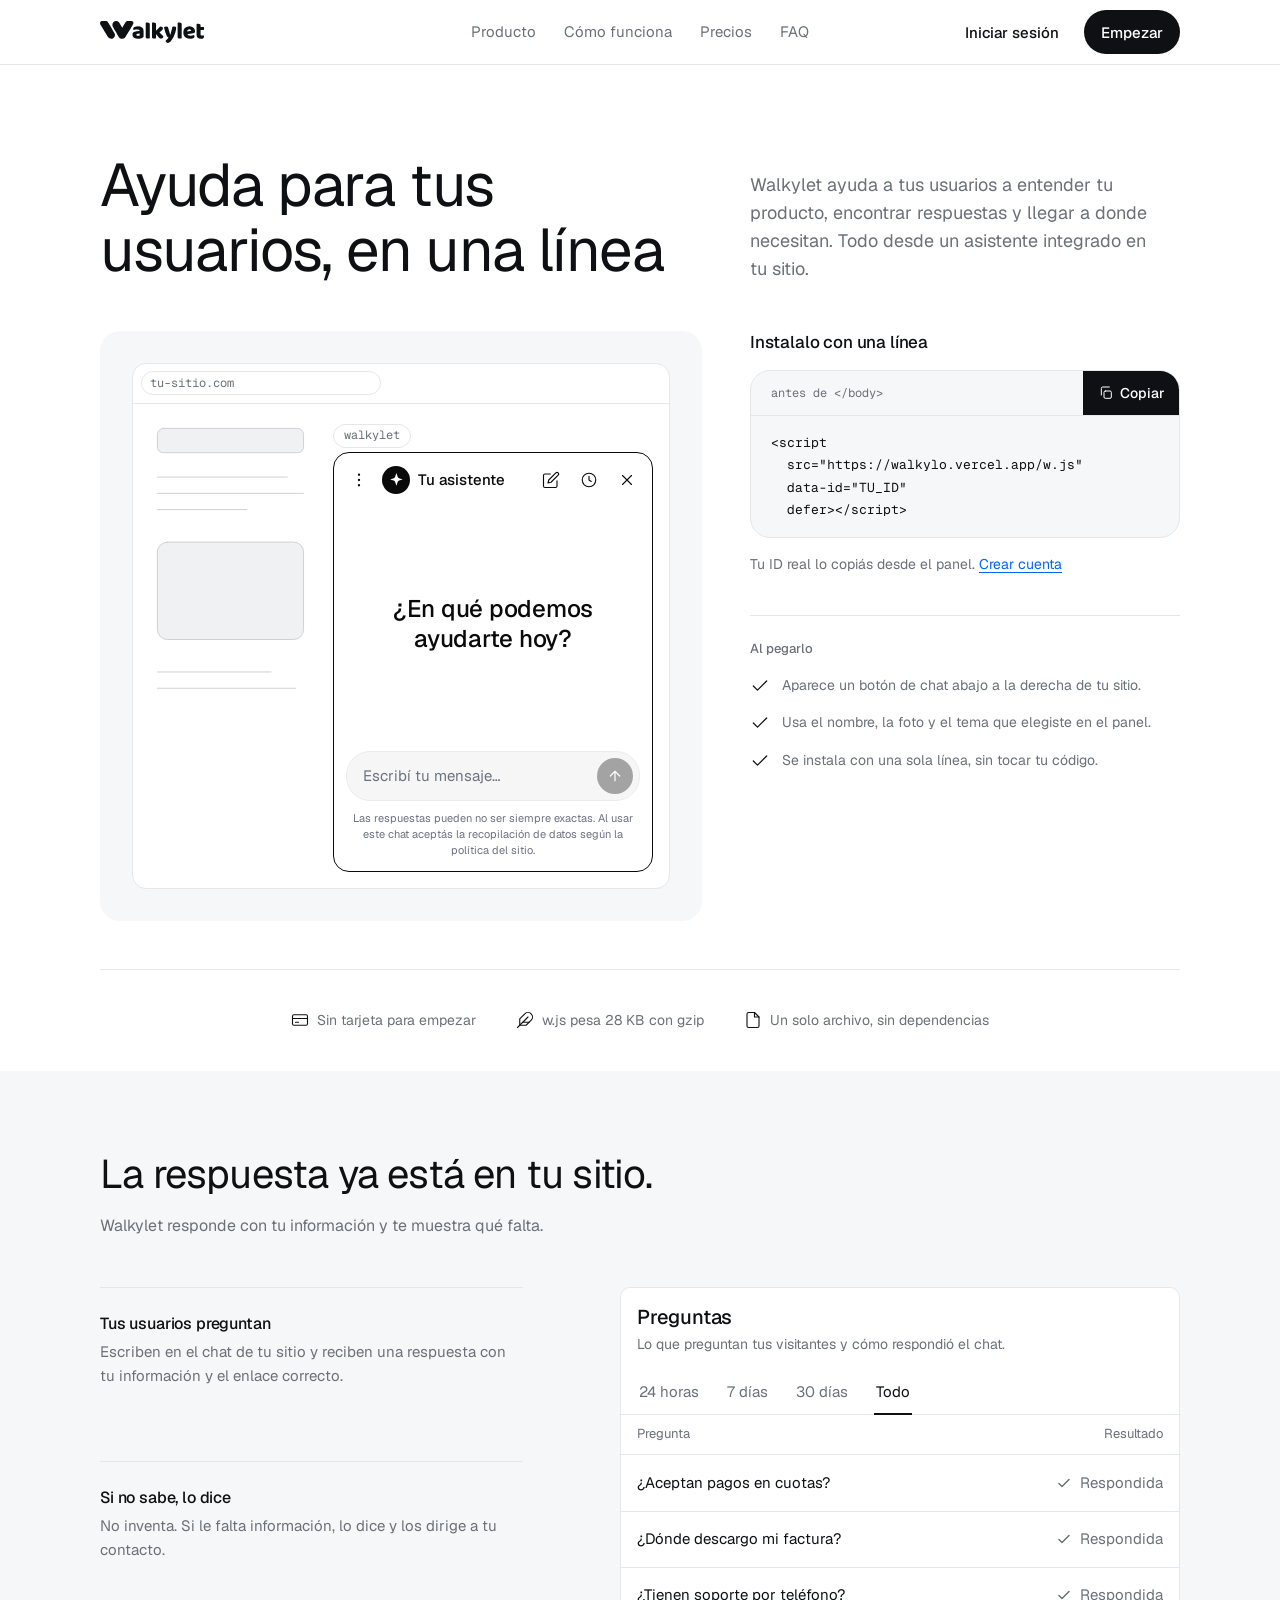
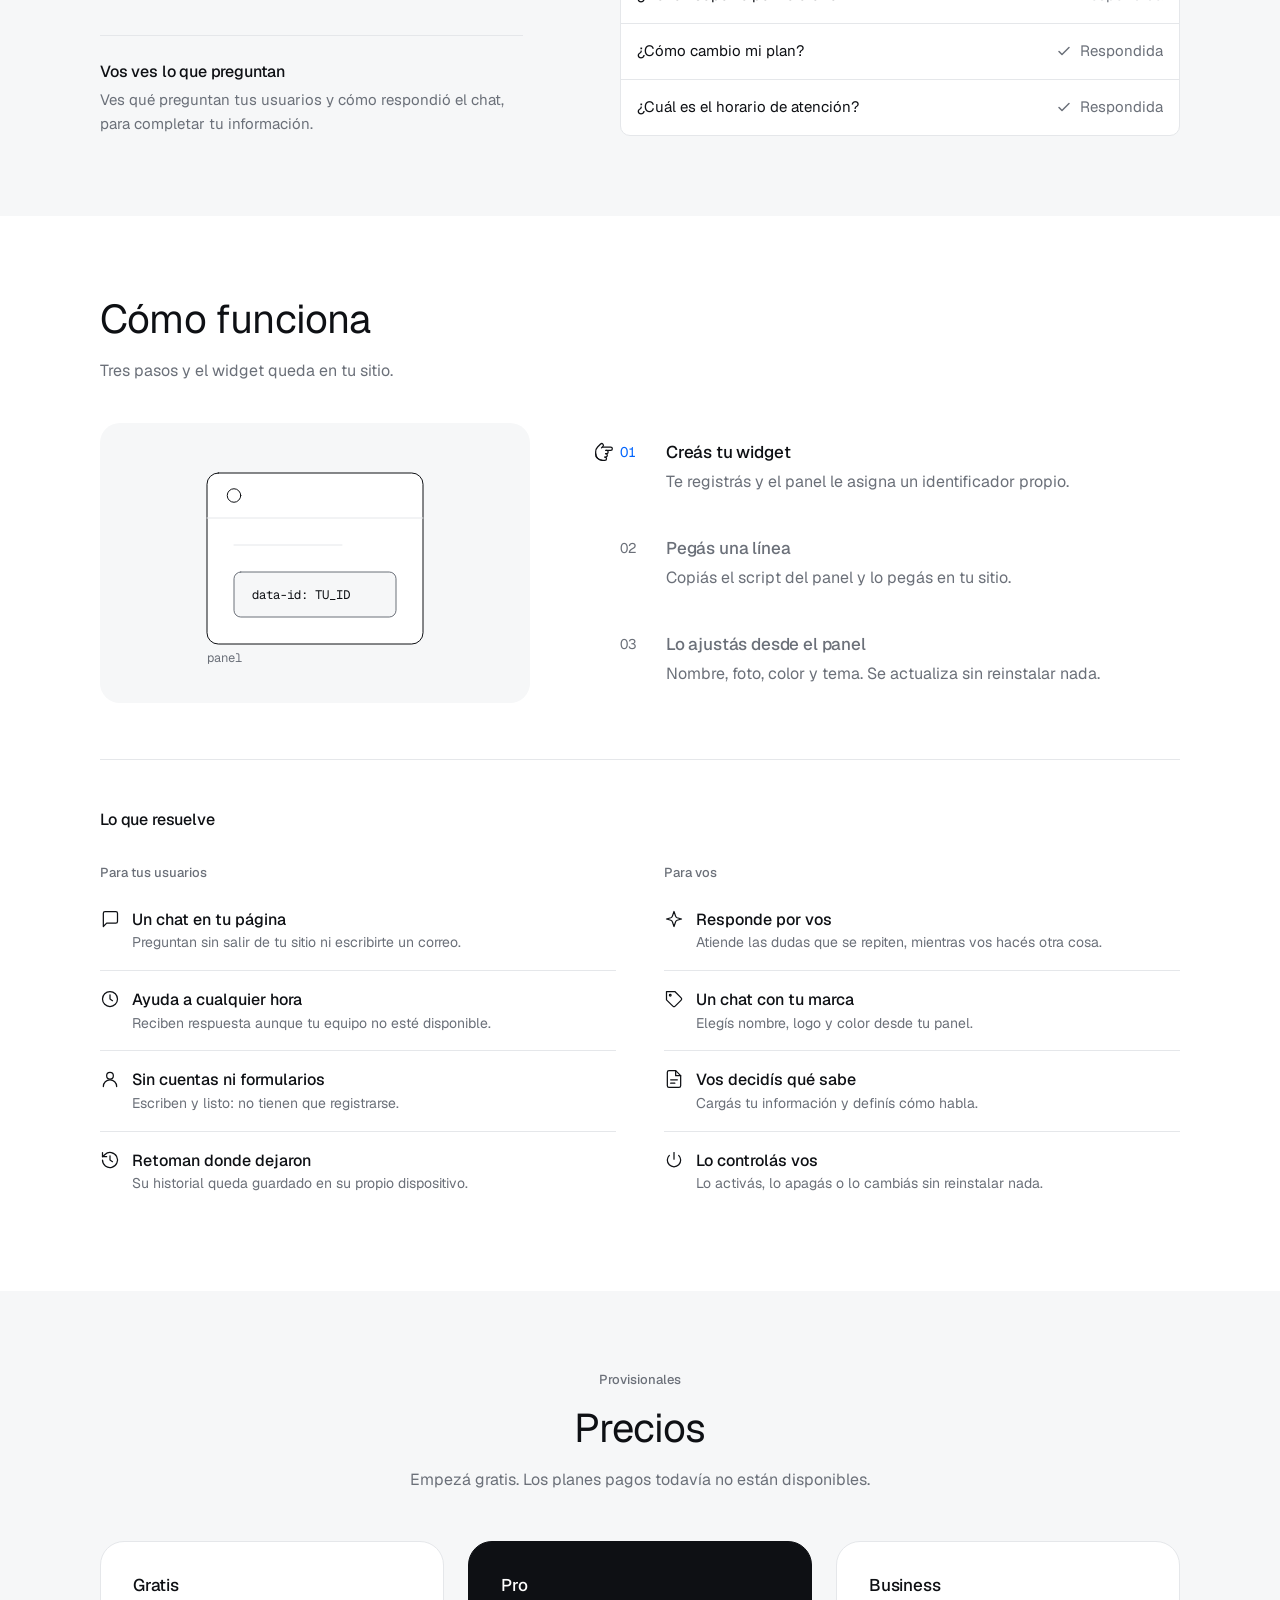
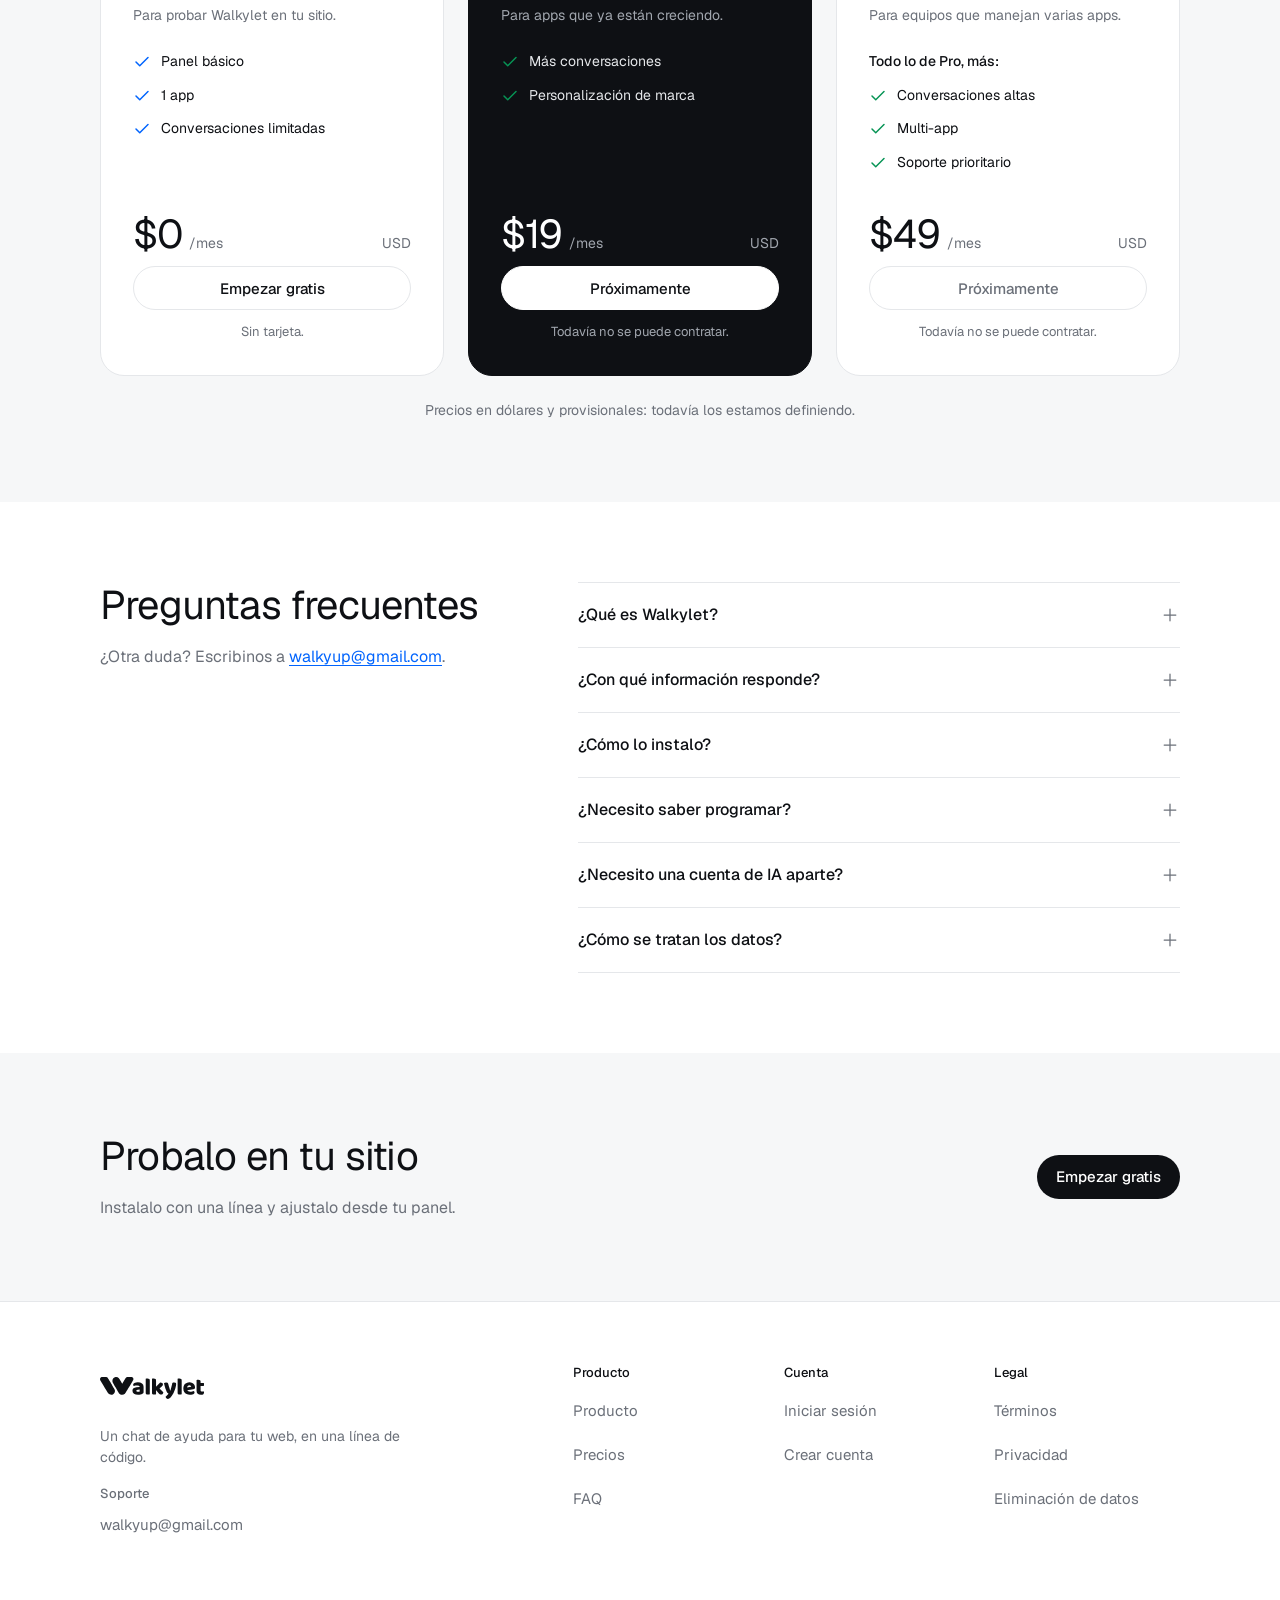
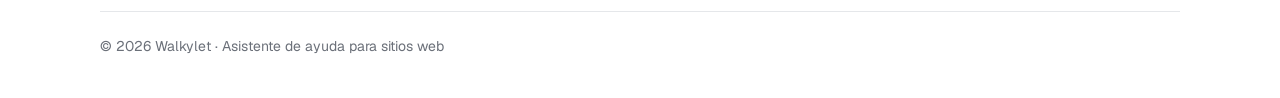
<file: index.html>
<!DOCTYPE html>
<html lang="es">
<head>
  <meta charset="UTF-8" />
  <meta name="viewport" content="width=device-width, initial-scale=1" />
  <title>Walkylet — Asistente de ayuda para tu web, en una línea</title>
  <meta name="description" content="Walkylet ayuda a tus usuarios a entender tu producto, encontrar respuestas y llegar a donde necesitan. Todo desde un asistente integrado en tu sitio." />
  <meta property="og:type" content="website" />
  <meta property="og:site_name" content="Walkylet" />
  <meta property="og:locale" content="es_LA" />
  <meta property="og:title" content="Walkylet — Asistente de ayuda para tu web, en una línea" />
  <meta property="og:description" content="Walkylet ayuda a tus usuarios a entender tu producto, encontrar respuestas y llegar a donde necesitan. Todo desde un asistente integrado en tu sitio." />
  <meta name="theme-color" content="#FFFFFF" />

  <link rel="preload" href="/fonts/Geist-Variable.woff2" as="font" type="font/woff2" crossorigin />
  <link rel="stylesheet" href="/brand.css" />

  <style>
    /* Composición propia de la landing. Tokens y componentes en /brand.css */

    /* ---------- Hero (banda blanca) ---------- */
    .hero { padding-block: var(--s6) var(--s4); }
    .hero__top { display: grid; gap: var(--s3); }
    .hero__top .lead { max-width: 40ch; align-self: end; text-wrap: pretty; }
    .hero__product { display: grid; grid-template-columns: minmax(0, 1fr); gap: var(--s5); margin-top: var(--s5); align-items: start; }
    /* Datos verificables bajo el hero */
    /* Móvil: 2 arriba y 1 abajo, ícono sobre el texto; mismo aire arriba y abajo de la fila */
    .trust { display: grid; grid-template-columns: 1fr 1fr; gap: var(--s3) var(--s2); margin-top: var(--s6); padding-top: var(--s4); border-top: 1px solid var(--border); color: var(--text-2); text-align: center; }
    .trust li { display: flex; flex-direction: column; align-items: center; gap: var(--s1); text-wrap: balance; }
    .trust li:last-child { grid-column: 1 / -1; }
    .trust .icon { width: 18px; height: 18px; color: var(--text); }

    /* Escenario del hero: marco de navegador blanco con el widget anclado abajo a la derecha */
    .stage--hero { padding: var(--s2); }
    .browser { background: var(--bg); border: 1px solid var(--border); border-radius: 14px; overflow: hidden; }
    .browser__bar { display: flex; align-items: center; height: 40px; padding: 0 var(--s1); border-bottom: 1px solid var(--border); }
    .browser__url {
      display: flex; align-items: center; flex: 1; max-width: 240px; height: 24px; padding: 0 var(--s1);
      border: 1px solid var(--border); border-radius: var(--r-ctl);
      font: 400 0.75rem/1 var(--mono); font-feature-settings: var(--mono-zero); color: var(--text-2);
    }
    /* Móvil: el sitio asoma arriba y el widget sube como hoja desde abajo (igual que w.js en celular) */
    .browser__body { position: relative; display: flex; justify-content: flex-end; padding: 96px 8px 0; background: #F1F2F4; }
    .browser__site { position: absolute; top: 0; left: 0; }
    .browser__site .b { stroke: #CDD1D6; }                        /* sitio de fondo: un poco más oscuro, sin competir */
    .browser__site .sb { fill: #EFF1F3; stroke: #CDD1D6; }
    .browser__widget { position: relative; width: 100%; max-width: 320px; }
    .browser__widget .tag { position: absolute; bottom: calc(100% + 6px); right: 12px; }

    .install { display: grid; gap: var(--s2); align-content: start; }
    .install h2 { font-size: 1.0625rem; line-height: 1.4; font-weight: 500; letter-spacing: -0.01em; }
    .install__after { display: grid; gap: var(--s2); margin-top: var(--s3); padding-top: var(--s3); border-top: 1px solid var(--border); }
    .checks { display: grid; gap: var(--s2); color: var(--text-2); }
    .checks li { display: grid; grid-template-columns: 20px 1fr; gap: 12px; align-items: start; }
    .checks .icon { color: var(--text); margin-top: 1px; }

    /* ---------- Réplica estática del widget (estado vacío) ---------- */
    .wdemo {
      width: 100%; height: 330px;
      display: flex; flex-direction: column;
      background: #fff; color: #0a0a0a;
      border: 1px solid #0a0a0a; border-bottom: 0; border-radius: 20px 20px 0 0; overflow: hidden;
      user-select: none; -webkit-user-select: none;
    }
    .wdemo__grip { flex-shrink: 0; width: 36px; height: 4px; margin: 8px auto 0; border-radius: 2px; background: #d4d4d8; }
    .wdemo__head { display: flex; align-items: center; gap: 2px; padding: 4px 6px 4px; }
    .wdemo__ico { width: 30px; height: 30px; display: grid; place-items: center; color: #0a0a0a; }
    .wdemo__ico .icon { width: 18px; height: 18px; }
    .wdemo__ava {
      width: 28px; height: 28px; border-radius: 50%; margin: 0 4px 0 2px;
      display: grid; place-items: center; background: #0a0a0a; color: #fff;
    }
    .wdemo__ava svg { width: 60%; height: 60%; fill: currentColor; }
    .wdemo__nm { flex: 1; min-width: 0; font-size: 0.875rem; font-weight: 500; white-space: nowrap; overflow: hidden; text-overflow: ellipsis; }
    .wdemo__body { flex: 1; display: grid; place-items: center; padding: 16px 24px; text-align: center; }
    .wdemo__title { font-size: 1.375rem; line-height: 1.25; font-weight: 500; letter-spacing: -0.01em; }
    .wdemo__composer {
      margin: 6px 12px 0; display: flex; align-items: center; gap: 8px;
      background: #f6f6f7; border: 1px solid #ececec; border-radius: 24px;
      padding: 6px 6px 6px 6px;
    }
    .wdemo__plus { width: 32px; height: 32px; display: grid; place-items: center; color: #6b7280; }
    .wdemo__plus .icon { width: 20px; height: 20px; }
    .wdemo__ph { flex: 1; font-size: 0.9375rem; color: #6b7280; }
    .wdemo__send {
      width: 36px; height: 36px; border-radius: 50%; display: grid; place-items: center;
      background: #0a0a0a; color: #fff; opacity: .35;
    }
    .wdemo__send .icon { width: 16px; height: 16px; stroke-width: 2; }
    .wdemo__disc { padding: 10px 16px 12px; font-size: 0.6875rem; line-height: 1.45; color: #6b7280; text-align: center; }

    /* ---------- Producto (banda gris): filas de texto y réplica de Preguntas ---------- */
    .section__head--center { margin-inline: auto; text-align: center; justify-items: center; }
    .value { display: grid; gap: var(--s5); }
    .value__rows li { padding-block: var(--s3); border-top: 1px solid var(--border); }
    .value__rows h3 { font-size: 1rem; line-height: 1.5; }
    .value__rows p { max-width: 44ch; margin-top: 4px; font-size: 0.9375rem; color: var(--text-2); }
    /* Réplica estática de la vista Preguntas del panel: valores de .wa-page-*, .wa-tabs y .qview (app/index.html); todas "Respondida" */
    .pv { width: 100%; max-width: 560px; background: var(--bg); border: 1px solid var(--border); border-radius: 10px; overflow: hidden; pointer-events: none; user-select: none; -webkit-user-select: none; }
    .pv__top { padding: var(--s2) var(--s2) 0; }
    .pv__title { font-size: 1.25rem; line-height: 1.3; font-weight: 500; letter-spacing: -0.01em; }
    .pv__sub { margin-top: 4px; font-size: 0.875rem; line-height: 1.5; color: var(--text-2); }
    .pv__tabs { display: flex; gap: var(--s3); margin: var(--s2) calc(-1 * var(--s2)) 0; padding: 0 var(--s2); border-bottom: 1px solid var(--border); }
    .pv__tabs span { display: flex; align-items: center; min-height: 44px; padding: 0 2px; margin-bottom: -1px; border-bottom: 2px solid transparent; font-size: 0.9375rem; color: var(--text-2); white-space: nowrap; }
    .pv__tabs .is-on { color: var(--text); border-bottom-color: var(--text); }
    .pv__cols, .pv__r { display: grid; grid-template-columns: minmax(0, 1fr) auto; align-items: center; column-gap: var(--s3); padding: 0 var(--s2); }
    .pv__cols { min-height: 40px; border-bottom: 1px solid var(--border); font-size: 0.8125rem; color: var(--text-2); }
    .pv__cols span + span, .pv__res { text-align: right; }
    .pv__r { min-height: 56px; font-size: 0.9375rem; }
    .pv__r + .pv__r { border-top: 1px solid var(--border); }
    .pv__q { color: var(--text); white-space: nowrap; overflow: hidden; text-overflow: ellipsis; }
    .pv__res { color: var(--text-2); white-space: nowrap; }
    .pv__ic { display: inline-block; width: 16px; height: 16px; margin-right: 8px; vertical-align: -3px; fill: none; stroke: currentColor; stroke-width: 1.5; stroke-linecap: round; stroke-linejoin: round; }

    /* ---------- Cómo funciona (banda blanca) ---------- */
    .how { display: grid; gap: var(--s4); }
    .how .section__head { margin-bottom: 0; }
    .how .stage { padding: var(--s4) var(--s3); }
    .how .stage .art { max-width: 360px; margin-inline: auto; display: none; }
    .how[data-active="1"] [data-art="1"], .how[data-active="2"] [data-art="2"], .how[data-active="3"] [data-art="3"] { display: block; }
    .how__steps { display: grid; gap: var(--s1); }
    .how__steps li { display: grid; grid-template-columns: 56px 1fr; gap: 4px var(--s2); align-content: center; min-height: 44px; padding: var(--s2); border-radius: var(--r-box); cursor: default; }
    .how__steps h3 { color: var(--text-2); }
    .how__n { display: inline-flex; align-items: center; gap: 6px; height: 1.6em; font: 400 0.875rem/1 var(--font); font-variant-numeric: tabular-nums; color: var(--text-2); }  /* Geist normal: el 0 de la mono va tachado */
    .how__hand { width: 20px; height: 20px; color: var(--text); visibility: hidden; }
    .how__steps p { grid-column: 2; color: var(--text-2); }
    .how[data-active="1"] [data-step="1"] h3, .how[data-active="2"] [data-step="2"] h3, .how[data-active="3"] [data-step="3"] h3 { color: var(--text); }
    .how[data-active="1"] [data-step="1"] .how__n, .how[data-active="2"] [data-step="2"] .how__n, .how[data-active="3"] [data-step="3"] .how__n { color: var(--accent); }
    .how[data-active="1"] [data-step="1"] .how__hand, .how[data-active="2"] [data-step="2"] .how__hand, .how[data-active="3"] [data-step="3"] .how__hand { visibility: visible; }
    /* Lo que resuelve: al pie de Cómo funciona, dos columnas sin cajas, solo líneas entre ítems */
    .incl { grid-column: 1 / -1; display: grid; gap: var(--s4); margin-top: var(--s2); padding-top: var(--s6); border-top: 1px solid var(--border); }
    .incl h3 { font-size: 1rem; line-height: 1.5; }
    .have { display: grid; gap: var(--s5); }
    .have__h { margin: 0; padding-bottom: var(--s1); }
    .have__list li { display: grid; grid-template-columns: 20px 1fr; gap: 12px; padding-block: var(--s2); }
    .have__list li + li { border-top: 1px solid var(--border); }
    .have__list .icon { margin-top: 2px; }
    .have__t { font-weight: 500; }

    /* ---------- Precios (banda gris): tres tarjetas separadas, la del medio oscura ---------- */
    .plans { display: grid; gap: var(--s2); }
    .plan {
      display: flex; flex-direction: column; gap: var(--s1);
      padding: var(--s3); background: var(--bg); border: 1px solid var(--border); border-radius: 24px;
    }
    .plan__desc { color: var(--text-2); max-width: 30ch; }
    .plan ul { display: grid; gap: 12px; padding-block: var(--s2) var(--s4); }
    .plan li { display: grid; grid-template-columns: 18px 1fr; gap: 10px; align-items: start; }
    .plan li .icon { width: 18px; height: 18px; margin-top: 2px; stroke-width: 2; color: var(--ok); }
    .plan--free li .icon { color: var(--accent); }           /* azul solo en la primera tarjeta */
    .plan li.plan__intro { display: block; font-weight: 500; }
    .plan__foot { margin-top: auto; display: grid; gap: 12px; }
    .plan__price { display: flex; align-items: baseline; gap: 6px; }
    .plan__amount { font-size: 2.5rem; line-height: 1; letter-spacing: -0.02em; }
    .plan__cur { margin-left: auto; }
    .plan__note { text-align: center; font-size: 0.8125rem; color: var(--text-2); }
    .soon, .soon:hover { cursor: default; background: transparent; color: var(--text-2); border-color: var(--border); }   /* sin enlace */
    .plan--dark .soon { background: #fff; color: var(--text); border-color: #fff; }
    .plan--dark { background: var(--text); border-color: var(--text); color: #E5E7EA; }
    .plan--dark h3, .plan--dark .plan__amount { color: #fff; }
    .plan--dark .plan__desc, .plan--dark .muted, .plan--dark .plan__note { color: #A1A6AE; }
    .plans__note { margin-top: var(--s3); text-align: center; }

    /* ---------- FAQ (banda blanca) ---------- */
    .faq-wrap { display: grid; gap: var(--s5); }
    .faq-wrap .section__head { align-content: start; }

    /* ---------- Cierre (banda gris) ---------- */
    .closing { display: grid; justify-items: center; gap: var(--s2); max-width: calc(560px + 2 * var(--gutter)); text-align: center; }
    .closing__text { display: grid; gap: var(--s2); text-wrap: balance; }
    .closing .btn { margin-top: var(--s1); }

    /* ---------- Footer (blanco con línea superior) ---------- */
    .footer__grid { display: grid; gap: var(--s5); }
    .footer__brand { display: grid; gap: var(--s2); max-width: 320px; align-content: start; }
    .footer__cols { display: grid; grid-template-columns: repeat(2, 1fr); gap: var(--s4) var(--s3); }
    .footer__cols h2 { font-size: 0.8125rem; font-weight: 500; letter-spacing: 0; color: var(--text); margin-bottom: var(--s1); }
    .footer__bottom { margin-top: var(--s8); padding-top: var(--s3); border-top: 1px solid var(--border); }

    /* ---------- Toque: respuesta mínima al presionar (reemplaza el resaltado del navegador; en reposo nada cambia) ---------- */
    .how__steps li { touch-action: manipulation; }
    .btn-primary:active, .copy-btn:active { opacity: .88; }
    .btn-secondary:not(.soon):active, .btn-quiet:active, .menu-btn:active, .faq summary:active { background: var(--surface); transition: none; }
    a:not(.btn):active { color: var(--text); }

    @media (max-width: 480px) {
      /* Réplica de Preguntas como la app en celular: sin pestañas ni encabezados, resultado debajo de la pregunta */
      .pv__tabs, .pv__cols { display: none; }
      .pv__top { padding-bottom: var(--s2); border-bottom: 1px solid var(--border); }
      .pv__r { grid-template-columns: minmax(0, 1fr); row-gap: 2px; padding-block: 10px; }
      .pv__res { text-align: left; font-size: 0.8125rem; }
    }
    @media (min-width: 480px) {
      .wdemo { height: 420px; }
      .wdemo__head { gap: 4px; padding: 10px 8px 6px; }
      .wdemo__ico { width: 34px; height: 34px; }
      .wdemo__nm { font-size: 0.9375rem; }
      .wdemo__title { font-size: 1.5rem; }
      .browser__body { padding: 48px 16px 16px; background: none; }
      .browser__widget .tag { right: auto; left: 0; bottom: calc(100% + 4px); }
      .wdemo { border-bottom: 1px solid #0a0a0a; border-radius: 16px; }
      .wdemo__composer { padding-left: 16px; }
      .wdemo__plus { display: none; }
      .wdemo__grip { display: none; }
    }
    @media (min-width: 620px) {
      .footer__cols { grid-template-columns: repeat(3, 1fr); }
      .stage--hero { padding: var(--s4); }
      .trust { display: flex; flex-wrap: wrap; justify-content: center; gap: var(--s2) var(--s5); }
      .trust li { flex-direction: row; }
    }
    @media (min-width: 768px) {
      .plans { grid-template-columns: repeat(3, 1fr); }
    }
    @media (min-width: 880px) {
      .hero { padding-block: calc(var(--s10) + var(--s1)) var(--s5); }   /* 88px arriba */
      .trust { padding-top: var(--s5); }
      .hero__top { grid-template-columns: 7fr 5fr; gap: var(--s6); }
      .hero__product { grid-template-columns: minmax(0, 7fr) minmax(0, 5fr); gap: var(--s6); margin-top: var(--s6); }
      .how, .faq-wrap { grid-template-columns: 5fr 7fr; gap: var(--s6); }
      .how .section__head { grid-column: 1 / -1; }
      .how { row-gap: var(--s5); }
      .how__steps { grid-template-rows: repeat(3, 1fr); }   /* los pasos llenan el alto del escenario */
      .have { grid-template-columns: 1fr 1fr; gap: var(--s6); }
      .faq-wrap .section__head { margin-bottom: 0; position: sticky; top: calc(var(--header-h) + var(--s4)); align-self: start; }
      .plans { grid-template-columns: repeat(3, 1fr); gap: var(--s3); }
      .plan { padding: var(--s4); }
      .footer__grid { grid-template-columns: 5fr 7fr; }
      /* Laptop: cierre como antes, título y descripción a la izquierda, botón a la derecha */
      .closing { max-width: var(--maxw); grid-template-columns: 1fr auto; align-items: center; justify-items: start; column-gap: var(--s6); text-align: left; }
      .closing .btn { margin-top: 0; justify-self: end; }
    }
    @media (min-width: 900px) {
      /* Producto: filas a la izquierda (~5/12) e imagen a la derecha (~7/12), alineadas arriba */
      /* La imagen ocupa el mismo alto que la lista: arriba en la línea de la primera fila, abajo en el fin del texto de la última */
      .value { grid-template-columns: minmax(0, 5fr) minmax(0, 7fr); gap: var(--s8); align-items: stretch; }
      .value__rows { display: flex; flex-direction: column; justify-content: space-between; }
      .value__rows li:last-child { padding-bottom: 0; }
      .pv { justify-self: end; display: flex; flex-direction: column; }
      .pv__r { flex: 1 1 0; }
    }
  </style>
</head>

<body>
  <a class="sr-only skip" href="#contenido">Saltar al contenido</a>

  <header class="site-header">
    <div class="wrap site-header__in">
      <a class="logo" href="/" aria-label="Walkylet, inicio"><span aria-hidden="true"><svg style="height:.914em;width:auto;vertical-align:middle;user-select:none;-webkit-user-select:none" viewBox="0 -725 4342 914" role="img" aria-label="Walkylet" xmlns="http://www.w3.org/2000/svg" fill="currentColor" draggable="false" focusable="false"><title>Walkylet</title><g transform="translate(0 -725.000) scale(2.17009)"><g transform="translate(0.000000,341.000000) scale(0.100000,-0.100000)" fill="currentColor" stroke="none"> <path d="M515 3401 c-212 -6 -222 -7 -278 -33 -156 -73 -252 -253 -227 -425 14 -96 38 -146 186 -388 31 -49 212 -351 403 -670 191 -319 400 -668 465 -775 65 -107 147 -242 181 -300 132 -224 298 -497 326 -535 186 -255 611 -353 903 -209 344 170 490 560 345 926 -22 55 -48 100 -467 803 -131 220 -156 262 -316 540 -55 94 -118 202 -141 240 -23 39 -83 140 -132 225 -300 517 -309 528 -459 578 -69 24 -403 33 -789 23z"/> <path d="M2999 3399 c-364 -53 -637 -397 -616 -777 10 -178 36 -247 194 -512 44 -74 127 -214 183 -310 57 -96 170 -285 250 -420 81 -135 200 -335 265 -445 396 -671 405 -685 514 -772 299 -238 725 -216 1001 51 76 73 81 82 267 391 83 138 282 468 443 735 161 267 359 595 440 730 81 135 207 344 280 465 73 121 146 249 163 285 89 195 25 424 -147 525 -96 56 -95 56 -581 57 -504 0 -506 0 -622 -77 -66 -44 -89 -74 -191 -247 -47 -79 -114 -192 -150 -253 -85 -144 -181 -308 -310 -532 -58 -101 -108 -183 -111 -183 -3 0 -28 40 -55 88 -69 122 -343 589 -448 762 -48 80 -109 170 -135 201 -162 189 -389 274 -634 238z"/> </g></g><path d="M1585.0 -108Q1602.0 -108 1622.5 -111.5Q1643.0 -115 1653.0 -121V-201L1581.0 -195Q1553.0 -193 1535.0 -183.0Q1517.0 -173 1517.0 -153Q1517.0 -133 1532.5 -120.5Q1548.0 -108 1585.0 -108ZM1577.0 -501Q1686.0 -501 1751.5 -456.5Q1817.0 -412 1817.0 -318V-94Q1817.0 -68 1802.5 -51.5Q1788.0 -35 1768.0 -23Q1736.0 -4 1690.0 6.0Q1644.0 16 1585.0 16Q1480.0 16 1416.5 -24.5Q1353.0 -65 1353.0 -147Q1353.0 -216 1394.5 -253.0Q1436.0 -290 1521.0 -299L1652.0 -313V-320Q1652.0 -349 1626.5 -361.5Q1601.0 -374 1553.0 -374Q1516.0 -374 1479.5 -366.0Q1443.0 -358 1414.0 -346Q1401.0 -355 1392.0 -373.5Q1383.0 -392 1383.0 -412Q1383.0 -460 1434.0 -480Q1463.0 -491 1502.5 -496.0Q1542.0 -501 1577.0 -501Z M1906.0 -264H2076.0V-1Q2065.0 2 2044.5 5.0Q2024.0 8 2000.0 8Q1951.0 8 1928.5 -9.0Q1906.0 -26 1906.0 -72ZM2076.0 -175H1906.0V-652Q1917.0 -655 1937.5 -658.0Q1958.0 -661 1982.0 -661Q2032.0 -661 2054.0 -644.5Q2076.0 -628 2076.0 -581Z M2408.0 -186 2284.0 -263 2509.0 -493Q2561.0 -493 2592.5 -470.0Q2624.0 -447 2624.0 -412Q2624.0 -382 2603.0 -359.0Q2582.0 -336 2538.0 -298ZM2292.0 -239 2429.0 -298 2640.0 -88Q2636.0 -42 2613.0 -16.5Q2590.0 9 2547.0 9Q2516.0 9 2490.5 -6.5Q2465.0 -22 2436.0 -59ZM2167.0 -264H2337.0V-1Q2326.0 2 2305.5 5.0Q2285.0 8 2261.0 8Q2212.0 8 2189.5 -9.0Q2167.0 -26 2167.0 -72ZM2337.0 -175H2167.0V-652Q2178.0 -655 2198.5 -658.0Q2219.0 -661 2243.0 -661Q2293.0 -661 2315.0 -644.5Q2337.0 -628 2337.0 -581Z M2776.0 -124Q2761.0 -158 2744.0 -202.5Q2727.0 -247 2708.5 -309.5Q2690.0 -372 2668.0 -461Q2682.0 -475 2705.5 -485.5Q2729.0 -496 2757.0 -496Q2792.0 -496 2815.0 -481.5Q2838.0 -467 2849.0 -427Q2869.0 -357 2889.0 -288.5Q2909.0 -220 2928.0 -152H2932.0Q2948.0 -198 2963.5 -253.0Q2979.0 -308 2992.5 -365.5Q3006.0 -423 3015.0 -477Q3032.0 -486 3050.0 -491.0Q3068.0 -496 3088.0 -496Q3123.0 -496 3149.0 -481.0Q3175.0 -466 3175.0 -429Q3175.0 -397 3167.0 -355.0Q3159.0 -313 3145.0 -266.0Q3131.0 -219 3113.0 -171.5Q3095.0 -124 3075.0 -80.5Q3055.0 -37 3035.0 -2Q2979.0 95 2931.0 142.0Q2883.0 189 2834.0 189Q2794.0 189 2767.0 164.0Q2740.0 139 2735.0 99Q2756.0 81 2777.5 60.0Q2799.0 39 2819.0 15.5Q2839.0 -8 2855.0 -31Q2838.0 -36 2818.5 -54.5Q2799.0 -73 2776.0 -124Z M3236.0 -264H3406.0V-1Q3395.0 2 3374.5 5.0Q3354.0 8 3330.0 8Q3281.0 8 3258.5 -9.0Q3236.0 -26 3236.0 -72ZM3406.0 -175H3236.0V-652Q3247.0 -655 3267.5 -658.0Q3288.0 -661 3312.0 -661Q3362.0 -661 3384.0 -644.5Q3406.0 -628 3406.0 -581Z M3577.0 -167 3571.0 -279 3802.0 -317Q3800.0 -337 3782.0 -357.0Q3764.0 -377 3726.0 -377Q3686.0 -377 3659.5 -351.0Q3633.0 -325 3631.0 -277L3637.0 -193Q3647.0 -147 3682.5 -129.0Q3718.0 -111 3762.0 -111Q3804.0 -111 3842.0 -122.0Q3880.0 -133 3903.0 -146Q3919.0 -136 3930.0 -118.0Q3941.0 -100 3941.0 -80Q3941.0 -47 3916.5 -25.5Q3892.0 -4 3849.0 6.0Q3806.0 16 3750.0 16Q3672.0 16 3609.5 -13.5Q3547.0 -43 3510.5 -102.0Q3474.0 -161 3474.0 -250Q3474.0 -316 3495.5 -364.0Q3517.0 -412 3553.0 -442.0Q3589.0 -472 3633.5 -486.5Q3678.0 -501 3725.0 -501Q3796.0 -501 3849.0 -473.5Q3902.0 -446 3932.0 -398.5Q3962.0 -351 3962.0 -289Q3962.0 -255 3943.0 -237.0Q3924.0 -219 3890.0 -214Z M4026.0 -264H4194.0V-167Q4194.0 -142 4210.5 -130.5Q4227.0 -119 4257.0 -119Q4272.0 -119 4288.0 -121.5Q4304.0 -124 4316.0 -128Q4325.0 -118 4331.5 -104.0Q4338.0 -90 4338.0 -71Q4338.0 -34 4309.5 -9.5Q4281.0 15 4209.0 15Q4121.0 15 4073.5 -25.0Q4026.0 -65 4026.0 -155ZM4136.0 -345V-475H4325.0Q4331.0 -465 4336.5 -448.0Q4342.0 -431 4342.0 -411Q4342.0 -376 4326.5 -360.5Q4311.0 -345 4285.0 -345ZM4194.0 -240H4026.0V-599Q4037.0 -602 4057.5 -605.5Q4078.0 -609 4101.0 -609Q4150.0 -609 4172.0 -592.0Q4194.0 -575 4194.0 -529Z"/></svg></span></a>

      <nav class="nav" aria-label="Navegación principal">
        <a href="#caracteristicas">Producto</a>
        <a href="#como-funciona">Cómo funciona</a>
        <a href="#precios">Precios</a>
        <a href="#faq">FAQ</a>
      </nav>

      <div class="site-header__actions">
        <a class="btn btn-quiet" href="/login">Iniciar sesión</a>
        <a class="btn btn-primary" href="/login?signup">Empezar</a>
      </div>

      <button class="menu-btn" type="button" aria-expanded="false" aria-controls="menu-movil" aria-label="Abrir menú">
        <svg class="icon icon-open" viewBox="0 0 24 24" aria-hidden="true"><path d="M4 7h16M4 12h16M4 17h16"/></svg>
        <svg class="icon icon-close" viewBox="0 0 24 24" aria-hidden="true"><path d="M6 6l12 12M18 6L6 18"/></svg>
      </button>
    </div>

    <div class="mobile-menu" id="menu-movil" hidden>
      <nav aria-label="Secciones">
        <a href="#caracteristicas">Producto</a>
        <a href="#como-funciona">Cómo funciona</a>
        <a href="#precios">Precios</a>
        <a href="#faq">FAQ</a>
      </nav>
      <div class="mobile-menu__actions">
        <a class="btn btn-secondary btn-block" href="/login">Iniciar sesión</a>
      </div>
    </div>
  </header>

  <main id="contenido">
    <!-- ==================== HERO (blanco) ==================== -->
    <section class="hero" id="inicio" aria-labelledby="hero-t">
      <div class="wrap">
        <div class="hero__top">
          <h1 id="hero-t">Ayuda para tus usuarios, en una línea</h1>
          <p class="lead">Walkylet ayuda a tus usuarios a entender tu producto, encontrar respuestas y llegar a donde necesitan. Todo desde un asistente integrado en tu sitio.</p>
        </div>

        <div class="hero__product">
          <figure>
            <!-- Dibujo 1: tu sitio (marco de navegador) con el widget de Walkylet anclado abajo a la derecha -->
            <div class="stage stage--hero">
              <div class="browser">
                <div class="browser__bar" aria-hidden="true"><span class="browser__url">tu-sitio.com</span></div>
                <div class="browser__body">
                  <svg class="art browser__site" viewBox="0 0 528 448" aria-hidden="true">
                    <rect class="sb" x="24" y="24" width="144" height="24" rx="6"/>
                    <line class="b" x1="24" y1="72" x2="152" y2="72"/>
                    <line class="b" x1="24" y1="88" x2="168" y2="88"/>
                    <line class="b" x1="24" y1="104" x2="112" y2="104"/>
                    <rect class="sb" x="24" y="136" width="144" height="96" rx="10"/>
                    <line class="b" x1="24" y1="264" x2="136" y2="264"/>
                    <line class="b" x1="24" y1="280" x2="160" y2="280"/>
                  </svg>
                  <div class="browser__widget">
                    <span class="tag" aria-hidden="true">walkylet</span>
                    <!-- Réplica estática del estado vacío de w.js (no interactiva) -->
                    <div class="wdemo" aria-hidden="true">
                      <div class="wdemo__grip"></div>
                      <div class="wdemo__head">
                        <span class="wdemo__ico"><svg class="icon" viewBox="0 0 24 24"><circle cx="12" cy="5" r=".8"/><circle cx="12" cy="12" r=".8"/><circle cx="12" cy="19" r=".8"/></svg></span>
                        <span class="wdemo__ava"><svg viewBox="0 0 24 24"><path d="M12 3l1.9 5.6a3 3 0 0 0 1.9 1.9L21 12l-5.2 1.5a3 3 0 0 0-1.9 1.9L12 21l-1.9-5.6a3 3 0 0 0-1.9-1.9L3 12l5.2-1.5a3 3 0 0 0 1.9-1.9z"/></svg></span>
                        <span class="wdemo__nm">Tu asistente</span>
                        <span class="wdemo__ico"><svg class="icon" viewBox="0 0 24 24"><path d="M11 4H4a2 2 0 0 0-2 2v14a2 2 0 0 0 2 2h14a2 2 0 0 0 2-2v-7"/><path d="M18.5 2.5a2.12 2.12 0 0 1 3 3L12 15l-4 1 1-4z"/></svg></span>
                        <span class="wdemo__ico"><svg class="icon" viewBox="0 0 24 24"><circle cx="12" cy="12" r="9"/><path d="M12 7v5l3 2"/></svg></span>
                        <span class="wdemo__ico"><svg class="icon" viewBox="0 0 24 24"><path d="M18 6L6 18M6 6l12 12"/></svg></span>
                      </div>
                      <div class="wdemo__body"><p class="wdemo__title">¿En qué podemos ayudarte hoy?</p></div>
                      <div class="wdemo__composer">
                        <span class="wdemo__plus"><svg class="icon" viewBox="0 0 24 24"><path d="M12 5v14M5 12h14"/></svg></span>
                        <span class="wdemo__ph">Escribí tu mensaje…</span>
                        <span class="wdemo__send"><svg class="icon" viewBox="0 0 24 24"><path d="M12 19V5M5 12l7-7 7 7"/></svg></span>
                      </div>
                      <p class="wdemo__disc">Las respuestas pueden no ser siempre exactas. Al usar este chat aceptás la recopilación de datos según la política del sitio.</p>
                    </div>
                  </div>
                </div>
              </div>
            </div>
          </figure>

          <div class="install">
            <h2>Instalalo con una línea</h2>
            <div class="code">
              <div class="code__bar">
                <span>antes de &lt;/body&gt;</span>
                <button class="copy-btn" type="button" aria-label="Copiar el código de instalación">
                  <svg class="icon icon-copy" viewBox="0 0 24 24" aria-hidden="true"><rect x="9" y="9" width="11" height="11" rx="2"/><path d="M5 15V5a2 2 0 0 1 2-2h10"/></svg>
                  <svg class="icon icon-check" viewBox="0 0 24 24" aria-hidden="true"><path d="M20 6L9 17l-5-5"/></svg>
                  <span class="copy-btn__label">Copiar</span>
                </button>
              </div>
              <!-- Snippet de instalación: único lugar con la URL del widget. Copiar lo une en una sola línea. -->
<pre><code id="snippet">&lt;script
  src="https://walkylo.vercel.app/w.js"
  data-id="TU_ID"
  defer&gt;&lt;/script&gt;</code></pre>
            </div>
            <p class="sr-only" role="status" aria-live="polite" id="copy-status"></p>
            <p class="small muted">Tu ID real lo copiás desde el panel. <a href="/login?signup">Crear cuenta</a></p>
            <div class="install__after">
              <p class="label">Al pegarlo</p>
              <ul class="checks small">
                <li><svg class="icon" viewBox="0 0 24 24" aria-hidden="true"><path d="M20 6L9 17l-5-5"/></svg><span>Aparece un botón de chat abajo a la derecha de tu sitio.</span></li>
                <li><svg class="icon" viewBox="0 0 24 24" aria-hidden="true"><path d="M20 6L9 17l-5-5"/></svg><span>Usa el nombre, la foto y el tema que elegiste en el panel.</span></li>
                <li><svg class="icon" viewBox="0 0 24 24" aria-hidden="true"><path d="M20 6L9 17l-5-5"/></svg><span>Se instala con una sola línea, sin tocar tu código.</span></li>
              </ul>
            </div>
          </div>
        </div>

        <ul class="trust small" aria-label="Datos del widget">
          <li><svg class="icon" viewBox="0 0 24 24" aria-hidden="true"><rect x="2" y="5" width="20" height="14" rx="2"/><path d="M2 10h20M6 15h4"/></svg>Sin tarjeta para empezar</li>
          <li><svg class="icon" viewBox="0 0 24 24" aria-hidden="true"><path d="M20.24 12.24a6 6 0 0 0-8.49-8.49L5 10.5V19h8.5z"/><path d="M16 8L2 22M17.5 15H9"/></svg>w.js pesa 28&nbsp;KB con gzip</li>
          <li><svg class="icon" viewBox="0 0 24 24" aria-hidden="true"><path d="M14 2H6a2 2 0 0 0-2 2v16a2 2 0 0 0 2 2h12a2 2 0 0 0 2-2V8z"/><path d="M14 2v6h6"/></svg>Un solo archivo, sin dependencias</li>
        </ul>
      </div>
    </section>

    <!-- ==================== PRODUCTO (gris) ==================== -->
    <section class="section band-alt" id="caracteristicas" aria-labelledby="prod-t">
      <div class="wrap">
        <div class="section__head">
          <h2 id="prod-t">La respuesta ya está en tu sitio.</h2>
          <p class="muted">Walkylet responde con tu información y te muestra qué falta.</p>
        </div>

        <div class="value">
          <ul class="value__rows">
            <li><h3>Tus usuarios preguntan</h3><p>Escriben en el chat de tu sitio y reciben una respuesta con tu información y el enlace correcto.</p></li>
            <li><h3>Si no sabe, lo dice</h3><p>No inventa. Si le falta información, lo dice y los dirige a tu contacto.</p></li>
            <li><h3>Vos ves lo que preguntan</h3><p>Ves qué preguntan tus usuarios y cómo respondió el chat, para completar tu información.</p></li>
          </ul>
          <!-- Réplica estática de la vista Preguntas del panel (valores de .qview en app/index.html) -->
          <figure class="pv" role="img" aria-label="Vista de la lista de Preguntas del panel de Walkylet con preguntas respondidas.">
            <div class="pv__top">
              <p class="pv__title">Preguntas</p>
              <p class="pv__sub">Lo que preguntan tus visitantes y cómo respondió el chat.</p>
              <div class="pv__tabs"><span>24 horas</span><span>7 días</span><span>30 días</span><span class="is-on">Todo</span></div>
            </div>
            <div class="pv__cols"><span>Pregunta</span><span>Resultado</span></div>
            <div class="pv__r"><span class="pv__q">¿Aceptan pagos en cuotas?</span><span class="pv__res"><svg class="pv__ic" viewBox="0 0 16 16"><path d="M3 8.5l3 3 7-7"/></svg>Respondida</span></div>
            <div class="pv__r"><span class="pv__q">¿Dónde descargo mi factura?</span><span class="pv__res"><svg class="pv__ic" viewBox="0 0 16 16"><path d="M3 8.5l3 3 7-7"/></svg>Respondida</span></div>
            <div class="pv__r"><span class="pv__q">¿Tienen soporte por teléfono?</span><span class="pv__res"><svg class="pv__ic" viewBox="0 0 16 16"><path d="M3 8.5l3 3 7-7"/></svg>Respondida</span></div>
            <div class="pv__r"><span class="pv__q">¿Cómo cambio mi plan?</span><span class="pv__res"><svg class="pv__ic" viewBox="0 0 16 16"><path d="M3 8.5l3 3 7-7"/></svg>Respondida</span></div>
            <div class="pv__r"><span class="pv__q">¿Cuál es el horario de atención?</span><span class="pv__res"><svg class="pv__ic" viewBox="0 0 16 16"><path d="M3 8.5l3 3 7-7"/></svg>Respondida</span></div>
          </figure>
        </div>
      </div>
    </section>

    <!-- ==================== CÓMO FUNCIONA (blanco) ==================== -->
    <section class="section" id="como-funciona" aria-labelledby="how-t">
      <div class="wrap how" data-active="1">
          <div class="section__head">
            <h2 id="how-t">Cómo funciona</h2>
            <p class="muted">Tres pasos y el widget queda en tu sitio.</p>
          </div>
          <!-- Dibujo 2: cambia según el paso activo -->
          <div class="stage" aria-hidden="true">
            <svg class="art" data-art="1" viewBox="0 0 320 192">
              <rect class="wp" x="64" y="16" width="192" height="152" rx="10"/>
              <circle class="p" cx="88" cy="36" r="6"/>
              <line class="b" x1="64" y1="56" x2="256" y2="56"/>
              <line class="b" x1="88" y1="80" x2="184" y2="80"/>
              <rect class="sm" x="88" y="104" width="144" height="40" rx="6"/>
              <text class="k" x="104" y="128">data-id: TU_ID</text>
              <text x="64" y="184">panel</text>
            </svg>
            <svg class="art" data-art="2" viewBox="0 0 320 192">
              <rect class="wp" x="16" y="72" width="88" height="40" rx="6"/>
              <text class="k" x="60" y="96" text-anchor="middle">&lt;script&gt;</text>
              <line class="p" x1="104" y1="92" x2="128" y2="92"/>
              <path class="p" d="M122 87l6 5-6 5"/>
              <rect class="wb" x="136" y="16" width="168" height="152" rx="10"/>
              <line class="b" x1="136" y1="40" x2="304" y2="40"/>
              <line class="b" x1="152" y1="64" x2="248" y2="64"/>
              <line class="b" x1="152" y1="80" x2="232" y2="80"/>
              <line class="b" x1="152" y1="96" x2="208" y2="96"/>
              <rect class="sb" x="152" y="120" width="72" height="32" rx="6"/>
              <circle class="wp" cx="280" cy="144" r="12"/>
              <text x="136" y="184">tu-sitio.com</text>
            </svg>
            <svg class="art" data-art="3" viewBox="0 0 320 192">
              <rect class="wm" x="16" y="16" width="128" height="152" rx="10"/>
              <line class="b" x1="32" y1="40" x2="96" y2="40"/>
              <rect class="m" x="32" y="64" width="32" height="16" rx="6"/>
              <circle class="m" cx="56" cy="72" r="4"/>
              <line class="b" x1="72" y1="72" x2="128" y2="72"/>
              <circle class="m" cx="40" cy="104" r="8"/>
              <line class="b" x1="56" y1="104" x2="120" y2="104"/>
              <line class="b" x1="32" y1="136" x2="104" y2="136"/>
              <line class="p" x1="144" y1="92" x2="168" y2="92"/>
              <path class="p" d="M162 87l6 5-6 5"/>
              <rect class="wp" x="176" y="16" width="128" height="152" rx="10"/>
              <circle class="p" cx="192" cy="32" r="6"/>
              <line class="m" x1="204" y1="32" x2="248" y2="32"/>
              <line class="m" x1="208" y1="88" x2="272" y2="88"/>
              <line class="m" x1="216" y1="104" x2="264" y2="104"/>
              <rect class="m" x="184" y="136" width="112" height="16" rx="6"/>
              <text x="16" y="184">panel</text>
              <text x="176" y="184">widget</text>
            </svg>
          </div>
        <ol class="how__steps">
          <li data-step="1" tabindex="0">
            <span class="how__n" aria-hidden="true"><svg class="icon how__hand" viewBox="0 0 24 24"><g transform="rotate(90 12 12)"><path d="M22 14a8 8 0 0 1-8 8"/><path d="M18 11v-1a2 2 0 0 0-2-2a2 2 0 0 0-2 2"/><path d="M14 10V9a2 2 0 0 0-2-2a2 2 0 0 0-2 2v1"/><path d="M10 9.5V4a2 2 0 0 0-2-2a2 2 0 0 0-2 2v10"/><path d="M18 11a2 2 0 1 1 4 0v3a8 8 0 0 1-8 8h-2c-2.8 0-4.5-.86-5.99-2.34l-3.6-3.6a2 2 0 0 1 2.83-2.82L7 15"/></g></svg>01</span>
            <h3>Creás tu widget</h3>
            <p>Te registrás y el panel le asigna un identificador propio.</p>
          </li>
          <li data-step="2" tabindex="0">
            <span class="how__n" aria-hidden="true"><svg class="icon how__hand" viewBox="0 0 24 24"><g transform="rotate(90 12 12)"><path d="M22 14a8 8 0 0 1-8 8"/><path d="M18 11v-1a2 2 0 0 0-2-2a2 2 0 0 0-2 2"/><path d="M14 10V9a2 2 0 0 0-2-2a2 2 0 0 0-2 2v1"/><path d="M10 9.5V4a2 2 0 0 0-2-2a2 2 0 0 0-2 2v10"/><path d="M18 11a2 2 0 1 1 4 0v3a8 8 0 0 1-8 8h-2c-2.8 0-4.5-.86-5.99-2.34l-3.6-3.6a2 2 0 0 1 2.83-2.82L7 15"/></g></svg>02</span>
            <h3>Pegás una línea</h3>
            <p>Copiás el script del panel y lo pegás en tu sitio.</p>
          </li>
          <li data-step="3" tabindex="0">
            <span class="how__n" aria-hidden="true"><svg class="icon how__hand" viewBox="0 0 24 24"><g transform="rotate(90 12 12)"><path d="M22 14a8 8 0 0 1-8 8"/><path d="M18 11v-1a2 2 0 0 0-2-2a2 2 0 0 0-2 2"/><path d="M14 10V9a2 2 0 0 0-2-2a2 2 0 0 0-2 2v1"/><path d="M10 9.5V4a2 2 0 0 0-2-2a2 2 0 0 0-2 2v10"/><path d="M18 11a2 2 0 1 1 4 0v3a8 8 0 0 1-8 8h-2c-2.8 0-4.5-.86-5.99-2.34l-3.6-3.6a2 2 0 0 1 2.83-2.82L7 15"/></g></svg>03</span>
            <h3>Lo ajustás desde el panel</h3>
            <p>Nombre, foto, color y tema. Se actualiza sin reinstalar nada.</p>
          </li>
        </ol>
        <div class="incl">
          <h3>Lo que resuelve</h3>
          <div class="have">
            <div>
              <h4 class="label have__h">Para tus usuarios</h4>
              <ul class="have__list">
                <li><svg class="icon" viewBox="0 0 24 24" aria-hidden="true"><path d="M21 15a2 2 0 0 1-2 2H8l-4 4V5a2 2 0 0 1 2-2h13a2 2 0 0 1 2 2z"/></svg><div><p class="have__t">Un chat en tu página</p><p class="small muted">Preguntan sin salir de tu sitio ni escribirte un correo.</p></div></li>
                <li><svg class="icon" viewBox="0 0 24 24" aria-hidden="true"><circle cx="12" cy="12" r="9"/><path d="M12 7v5l3 2"/></svg><div><p class="have__t">Ayuda a cualquier hora</p><p class="small muted">Reciben respuesta aunque tu equipo no esté disponible.</p></div></li>
                <li><svg class="icon" viewBox="0 0 24 24" aria-hidden="true"><circle cx="12" cy="8" r="4"/><path d="M4 21a8 8 0 0 1 16 0"/></svg><div><p class="have__t">Sin cuentas ni formularios</p><p class="small muted">Escriben y listo: no tienen que registrarse.</p></div></li>
                <li><svg class="icon" viewBox="0 0 24 24" aria-hidden="true"><path d="M3 12a9 9 0 1 0 3-6.7L3 8"/><path d="M3 3v5h5M12 7v5l3 2"/></svg><div><p class="have__t">Retoman donde dejaron</p><p class="small muted">Su historial queda guardado en su propio dispositivo.</p></div></li>
              </ul>
            </div>
            <div>
              <h4 class="label have__h">Para vos</h4>
              <ul class="have__list">
                <li><svg class="icon" viewBox="0 0 24 24" aria-hidden="true"><path d="M12 3l1.9 5.6a3 3 0 0 0 1.9 1.9L21 12l-5.2 1.5a3 3 0 0 0-1.9 1.9L12 21l-1.9-5.6a3 3 0 0 0-1.9-1.9L3 12l5.2-1.5a3 3 0 0 0 1.9-1.9z"/></svg><div><p class="have__t">Responde por vos</p><p class="small muted">Atiende las dudas que se repiten, mientras vos hacés otra cosa.</p></div></li>
                <li><svg class="icon" viewBox="0 0 24 24" aria-hidden="true"><path d="M20.6 13.4l-7.2 7.2a2 2 0 0 1-2.8 0L3 13V3h10l7.6 7.6a2 2 0 0 1 0 2.8z"/><circle cx="7.5" cy="7.5" r="1"/></svg><div><p class="have__t">Un chat con tu marca</p><p class="small muted">Elegís nombre, logo y color desde tu panel.</p></div></li>
                <li><svg class="icon" viewBox="0 0 24 24" aria-hidden="true"><path d="M14 2H6a2 2 0 0 0-2 2v16a2 2 0 0 0 2 2h12a2 2 0 0 0 2-2V8z"/><path d="M14 2v6h6M8 13h8M8 17h5"/></svg><div><p class="have__t">Vos decidís qué sabe</p><p class="small muted">Cargás tu información y definís cómo habla.</p></div></li>
                <li><svg class="icon" viewBox="0 0 24 24" aria-hidden="true"><path d="M12 3v8"/><path d="M6.4 6.4a8 8 0 1 0 11.2 0"/></svg><div><p class="have__t">Lo controlás vos</p><p class="small muted">Lo activás, lo apagás o lo cambiás sin reinstalar nada.</p></div></li>
              </ul>
            </div>
          </div>
        </div>
      </div>
    </section>

    <!-- ==================== PRECIOS (gris) ==================== -->
    <!-- TODO: definir límites reales antes de cobrar -->
    <section class="section band-alt" id="precios" aria-labelledby="price-t">
      <div class="wrap">
        <div class="section__head section__head--center">
          <p class="label">Provisionales</p>
          <h2 id="price-t">Precios</h2>
          <p class="muted">Empezá gratis. Los planes pagos todavía no están disponibles.</p>
        </div>
        <div class="plans">
          <article class="plan plan--free">
            <h3>Gratis</h3>
            <p class="small plan__desc">Para probar Walkylet en tu sitio.</p>
            <ul class="small">
              <li><svg class="icon" viewBox="0 0 24 24" aria-hidden="true"><path d="M20 6L9 17l-5-5"/></svg><span>Panel básico</span></li>
              <li><svg class="icon" viewBox="0 0 24 24" aria-hidden="true"><path d="M20 6L9 17l-5-5"/></svg><span>1 app</span></li>
              <li><svg class="icon" viewBox="0 0 24 24" aria-hidden="true"><path d="M20 6L9 17l-5-5"/></svg><span>Conversaciones limitadas</span></li>
            </ul>
            <div class="plan__foot">
              <p class="plan__price"><span class="plan__amount">$0</span><span class="small muted">/mes</span><span class="small muted plan__cur">USD</span></p>
              <a class="btn btn-secondary btn-block" href="/login?signup">Empezar gratis</a>
              <p class="plan__note">Sin tarjeta.</p>
            </div>
          </article>
          <article class="plan plan--dark">
            <h3>Pro</h3>
            <p class="small plan__desc">Para apps que ya están creciendo.</p>
            <ul class="small">
              <li><svg class="icon" viewBox="0 0 24 24" aria-hidden="true"><path d="M20 6L9 17l-5-5"/></svg><span>Más conversaciones</span></li>
              <li><svg class="icon" viewBox="0 0 24 24" aria-hidden="true"><path d="M20 6L9 17l-5-5"/></svg><span>Personalización de marca</span></li>
            </ul>
            <div class="plan__foot">
              <p class="plan__price"><span class="plan__amount">$19</span><span class="small muted">/mes</span><span class="small muted plan__cur">USD</span></p>
              <span class="btn btn-secondary btn-block soon">Próximamente</span>
              <p class="plan__note">Todavía no se puede contratar.</p>
            </div>
          </article>
          <article class="plan">
            <h3>Business</h3>
            <p class="small plan__desc">Para equipos que manejan varias apps.</p>
            <ul class="small">
              <li class="plan__intro">Todo lo de Pro, más:</li>
              <li><svg class="icon" viewBox="0 0 24 24" aria-hidden="true"><path d="M20 6L9 17l-5-5"/></svg><span>Conversaciones altas</span></li>
              <li><svg class="icon" viewBox="0 0 24 24" aria-hidden="true"><path d="M20 6L9 17l-5-5"/></svg><span>Multi-app</span></li>
              <li><svg class="icon" viewBox="0 0 24 24" aria-hidden="true"><path d="M20 6L9 17l-5-5"/></svg><span>Soporte prioritario</span></li>
            </ul>
            <div class="plan__foot">
              <p class="plan__price"><span class="plan__amount">$49</span><span class="small muted">/mes</span><span class="small muted plan__cur">USD</span></p>
              <span class="btn btn-secondary btn-block soon">Próximamente</span>
              <p class="plan__note">Todavía no se puede contratar.</p>
            </div>
          </article>
        </div>
        <p class="small muted plans__note">Precios en dólares y provisionales: todavía los estamos definiendo.</p>
      </div>
    </section>

    <!-- ==================== FAQ (blanco) ==================== -->
    <section class="section" id="faq" aria-labelledby="faq-t">
      <div class="wrap faq-wrap">
        <div class="section__head">
          <h2 id="faq-t">Preguntas frecuentes</h2>
          <p class="muted">¿Otra duda? Escribinos a <a href="mailto:walkyup@gmail.com">walkyup@gmail.com</a>.</p>
        </div>
        <div class="faq">
          <details>
            <summary>¿Qué es Walkylet?<svg class="icon" viewBox="0 0 24 24" aria-hidden="true"><path d="M12 5v14M5 12h14"/></svg></summary>
            <p>Un asistente que instalás en tu sitio para que tus usuarios encuentren respuestas sin salir de la página. Lo configurás desde tu panel.</p>
          </details>
          <details>
            <summary>¿Con qué información responde?<svg class="icon" viewBox="0 0 24 24" aria-hidden="true"><path d="M12 5v14M5 12h14"/></svg></summary>
            <p>Con la que cargás en tu panel: el texto sobre tu sitio y su dirección web. Si no sabe algo, lo dice y dirige a tu usuario a tu contacto.</p>
          </details>
          <details>
            <summary>¿Cómo lo instalo?<svg class="icon" viewBox="0 0 24 24" aria-hidden="true"><path d="M12 5v14M5 12h14"/></svg></summary>
            <p>Creás tu cuenta, copiás una línea desde el panel y la pegás en tu sitio, antes del cierre de la página.</p>
          </details>
          <details>
            <summary>¿Necesito saber programar?<svg class="icon" viewBox="0 0 24 24" aria-hidden="true"><path d="M12 5v14M5 12h14"/></svg></summary>
            <p>Solo para pegar esa línea una vez. Lo demás lo cambiás desde el panel, sin reinstalar nada.</p>
          </details>
          <details>
            <summary>¿Necesito una cuenta de IA aparte?<svg class="icon" viewBox="0 0 24 24" aria-hidden="true"><path d="M12 5v14M5 12h14"/></svg></summary>
            <p>No. No necesitás claves ni cuentas aparte: todo se maneja desde tu panel de Walkylet.</p>
          </details>
          <details>
            <summary>¿Cómo se tratan los datos?<svg class="icon" viewBox="0 0 24 24" aria-hidden="true"><path d="M12 5v14M5 12h14"/></svg></summary>
            <p>Está explicado en nuestra <a href="/legal/privacidad">política de privacidad</a>. Ahí también explicamos cómo <a href="/legal/datos">pedir la eliminación de tus datos</a>.</p>
          </details>
        </div>
      </div>
    </section>

    <!-- ==================== CIERRE (gris) ==================== -->
    <section class="section band-alt" aria-labelledby="end-t">
      <div class="wrap closing">
        <div class="closing__text">
          <h2 id="end-t">Probalo en tu sitio</h2>
          <p class="muted">Instalalo con una línea y ajustalo desde tu panel.</p>
        </div>
        <a class="btn btn-primary" href="/login?signup">Empezar gratis</a>
      </div>
    </section>
  </main>

  <footer class="footer">
    <div class="wrap">
      <div class="footer__grid">
        <div class="footer__brand">
          <a class="logo" href="/" aria-label="Walkylet, inicio"><span aria-hidden="true"><svg style="height:.914em;width:auto;vertical-align:middle;user-select:none;-webkit-user-select:none" viewBox="0 -725 4342 914" role="img" aria-label="Walkylet" xmlns="http://www.w3.org/2000/svg" fill="currentColor" draggable="false" focusable="false"><title>Walkylet</title><g transform="translate(0 -725.000) scale(2.17009)"><g transform="translate(0.000000,341.000000) scale(0.100000,-0.100000)" fill="currentColor" stroke="none"> <path d="M515 3401 c-212 -6 -222 -7 -278 -33 -156 -73 -252 -253 -227 -425 14 -96 38 -146 186 -388 31 -49 212 -351 403 -670 191 -319 400 -668 465 -775 65 -107 147 -242 181 -300 132 -224 298 -497 326 -535 186 -255 611 -353 903 -209 344 170 490 560 345 926 -22 55 -48 100 -467 803 -131 220 -156 262 -316 540 -55 94 -118 202 -141 240 -23 39 -83 140 -132 225 -300 517 -309 528 -459 578 -69 24 -403 33 -789 23z"/> <path d="M2999 3399 c-364 -53 -637 -397 -616 -777 10 -178 36 -247 194 -512 44 -74 127 -214 183 -310 57 -96 170 -285 250 -420 81 -135 200 -335 265 -445 396 -671 405 -685 514 -772 299 -238 725 -216 1001 51 76 73 81 82 267 391 83 138 282 468 443 735 161 267 359 595 440 730 81 135 207 344 280 465 73 121 146 249 163 285 89 195 25 424 -147 525 -96 56 -95 56 -581 57 -504 0 -506 0 -622 -77 -66 -44 -89 -74 -191 -247 -47 -79 -114 -192 -150 -253 -85 -144 -181 -308 -310 -532 -58 -101 -108 -183 -111 -183 -3 0 -28 40 -55 88 -69 122 -343 589 -448 762 -48 80 -109 170 -135 201 -162 189 -389 274 -634 238z"/> </g></g><path d="M1585.0 -108Q1602.0 -108 1622.5 -111.5Q1643.0 -115 1653.0 -121V-201L1581.0 -195Q1553.0 -193 1535.0 -183.0Q1517.0 -173 1517.0 -153Q1517.0 -133 1532.5 -120.5Q1548.0 -108 1585.0 -108ZM1577.0 -501Q1686.0 -501 1751.5 -456.5Q1817.0 -412 1817.0 -318V-94Q1817.0 -68 1802.5 -51.5Q1788.0 -35 1768.0 -23Q1736.0 -4 1690.0 6.0Q1644.0 16 1585.0 16Q1480.0 16 1416.5 -24.5Q1353.0 -65 1353.0 -147Q1353.0 -216 1394.5 -253.0Q1436.0 -290 1521.0 -299L1652.0 -313V-320Q1652.0 -349 1626.5 -361.5Q1601.0 -374 1553.0 -374Q1516.0 -374 1479.5 -366.0Q1443.0 -358 1414.0 -346Q1401.0 -355 1392.0 -373.5Q1383.0 -392 1383.0 -412Q1383.0 -460 1434.0 -480Q1463.0 -491 1502.5 -496.0Q1542.0 -501 1577.0 -501Z M1906.0 -264H2076.0V-1Q2065.0 2 2044.5 5.0Q2024.0 8 2000.0 8Q1951.0 8 1928.5 -9.0Q1906.0 -26 1906.0 -72ZM2076.0 -175H1906.0V-652Q1917.0 -655 1937.5 -658.0Q1958.0 -661 1982.0 -661Q2032.0 -661 2054.0 -644.5Q2076.0 -628 2076.0 -581Z M2408.0 -186 2284.0 -263 2509.0 -493Q2561.0 -493 2592.5 -470.0Q2624.0 -447 2624.0 -412Q2624.0 -382 2603.0 -359.0Q2582.0 -336 2538.0 -298ZM2292.0 -239 2429.0 -298 2640.0 -88Q2636.0 -42 2613.0 -16.5Q2590.0 9 2547.0 9Q2516.0 9 2490.5 -6.5Q2465.0 -22 2436.0 -59ZM2167.0 -264H2337.0V-1Q2326.0 2 2305.5 5.0Q2285.0 8 2261.0 8Q2212.0 8 2189.5 -9.0Q2167.0 -26 2167.0 -72ZM2337.0 -175H2167.0V-652Q2178.0 -655 2198.5 -658.0Q2219.0 -661 2243.0 -661Q2293.0 -661 2315.0 -644.5Q2337.0 -628 2337.0 -581Z M2776.0 -124Q2761.0 -158 2744.0 -202.5Q2727.0 -247 2708.5 -309.5Q2690.0 -372 2668.0 -461Q2682.0 -475 2705.5 -485.5Q2729.0 -496 2757.0 -496Q2792.0 -496 2815.0 -481.5Q2838.0 -467 2849.0 -427Q2869.0 -357 2889.0 -288.5Q2909.0 -220 2928.0 -152H2932.0Q2948.0 -198 2963.5 -253.0Q2979.0 -308 2992.5 -365.5Q3006.0 -423 3015.0 -477Q3032.0 -486 3050.0 -491.0Q3068.0 -496 3088.0 -496Q3123.0 -496 3149.0 -481.0Q3175.0 -466 3175.0 -429Q3175.0 -397 3167.0 -355.0Q3159.0 -313 3145.0 -266.0Q3131.0 -219 3113.0 -171.5Q3095.0 -124 3075.0 -80.5Q3055.0 -37 3035.0 -2Q2979.0 95 2931.0 142.0Q2883.0 189 2834.0 189Q2794.0 189 2767.0 164.0Q2740.0 139 2735.0 99Q2756.0 81 2777.5 60.0Q2799.0 39 2819.0 15.5Q2839.0 -8 2855.0 -31Q2838.0 -36 2818.5 -54.5Q2799.0 -73 2776.0 -124Z M3236.0 -264H3406.0V-1Q3395.0 2 3374.5 5.0Q3354.0 8 3330.0 8Q3281.0 8 3258.5 -9.0Q3236.0 -26 3236.0 -72ZM3406.0 -175H3236.0V-652Q3247.0 -655 3267.5 -658.0Q3288.0 -661 3312.0 -661Q3362.0 -661 3384.0 -644.5Q3406.0 -628 3406.0 -581Z M3577.0 -167 3571.0 -279 3802.0 -317Q3800.0 -337 3782.0 -357.0Q3764.0 -377 3726.0 -377Q3686.0 -377 3659.5 -351.0Q3633.0 -325 3631.0 -277L3637.0 -193Q3647.0 -147 3682.5 -129.0Q3718.0 -111 3762.0 -111Q3804.0 -111 3842.0 -122.0Q3880.0 -133 3903.0 -146Q3919.0 -136 3930.0 -118.0Q3941.0 -100 3941.0 -80Q3941.0 -47 3916.5 -25.5Q3892.0 -4 3849.0 6.0Q3806.0 16 3750.0 16Q3672.0 16 3609.5 -13.5Q3547.0 -43 3510.5 -102.0Q3474.0 -161 3474.0 -250Q3474.0 -316 3495.5 -364.0Q3517.0 -412 3553.0 -442.0Q3589.0 -472 3633.5 -486.5Q3678.0 -501 3725.0 -501Q3796.0 -501 3849.0 -473.5Q3902.0 -446 3932.0 -398.5Q3962.0 -351 3962.0 -289Q3962.0 -255 3943.0 -237.0Q3924.0 -219 3890.0 -214Z M4026.0 -264H4194.0V-167Q4194.0 -142 4210.5 -130.5Q4227.0 -119 4257.0 -119Q4272.0 -119 4288.0 -121.5Q4304.0 -124 4316.0 -128Q4325.0 -118 4331.5 -104.0Q4338.0 -90 4338.0 -71Q4338.0 -34 4309.5 -9.5Q4281.0 15 4209.0 15Q4121.0 15 4073.5 -25.0Q4026.0 -65 4026.0 -155ZM4136.0 -345V-475H4325.0Q4331.0 -465 4336.5 -448.0Q4342.0 -431 4342.0 -411Q4342.0 -376 4326.5 -360.5Q4311.0 -345 4285.0 -345ZM4194.0 -240H4026.0V-599Q4037.0 -602 4057.5 -605.5Q4078.0 -609 4101.0 -609Q4150.0 -609 4172.0 -592.0Q4194.0 -575 4194.0 -529Z"/></svg></span></a>
          <p class="small muted">Un chat de ayuda para tu web, en una línea de código.</p>
          <div>
            <p class="label">Soporte</p>
            <a href="mailto:walkyup@gmail.com">walkyup@gmail.com</a>
          </div>
        </div>
        <div class="footer__cols">
          <nav aria-labelledby="f-prod">
            <h2 id="f-prod">Producto</h2>
            <ul>
              <li><a href="#caracteristicas">Producto</a></li>
              <li><a href="#precios">Precios</a></li>
              <li><a href="#faq">FAQ</a></li>
            </ul>
          </nav>
          <nav aria-labelledby="f-cuenta">
            <h2 id="f-cuenta">Cuenta</h2>
            <ul>
              <li><a href="/login">Iniciar sesión</a></li>
              <li><a href="/login">Crear cuenta</a></li>
            </ul>
          </nav>
          <nav aria-labelledby="f-legal">
            <h2 id="f-legal">Legal</h2>
            <ul>
              <li><a href="/legal/terminos">Términos</a></li>
              <li><a href="/legal/privacidad">Privacidad</a></li>
              <li><a href="/legal/datos">Eliminación de datos</a></li>
            </ul>
          </nav>
        </div>
      </div>
      <p class="small muted footer__bottom">© 2026 Walkylet · Asistente de ayuda para sitios web</p>
    </div>
  </footer>

  <script>
  (function () {
    "use strict";

    // Menú móvil
    var btn = document.querySelector(".menu-btn"), menu = document.getElementById("menu-movil");
    function setMenu(open) {
      btn.setAttribute("aria-expanded", open ? "true" : "false");
      btn.setAttribute("aria-label", open ? "Cerrar menú" : "Abrir menú");
      menu.hidden = !open;
    }
    btn.addEventListener("click", function () { setMenu(menu.hidden); });
    menu.addEventListener("click", function (e) { if (e.target.closest("a")) setMenu(false); });
    document.addEventListener("keydown", function (e) { if (e.key === "Escape" && !menu.hidden) { setMenu(false); btn.focus(); } });
    window.matchMedia("(min-width: 1024px)").addEventListener("change", function (m) { if (m.matches) setMenu(false); });

    // Logo: ya estamos en "/", así que sube al inicio sin recargar (en Android la recarga podía dejar el mismo scroll y pedir un segundo toque)
    document.querySelectorAll("a.logo").forEach(function (a) {
      a.addEventListener("click", function (e) {
        if (e.button || e.metaKey || e.ctrlKey || e.shiftKey || e.altKey) return;   // abrir en pestaña nueva sigue igual
        e.preventDefault(); setMenu(false);
        if (location.hash) history.replaceState(null, "", "/");
        window.scrollTo(0, 0);
      });
    });

    // Cómo funciona: el paso con hover, foco o toque elige el dibujo
    var how = document.querySelector(".how");
    how.querySelectorAll("[data-step]").forEach(function (li) {
      ["mouseenter", "focus", "click"].forEach(function (ev) { li.addEventListener(ev, function () { how.dataset.active = li.dataset.step; }); });
    });

    // Copiar el snippet en una sola línea (se muestra con saltos entre atributos)
    var copyBtn = document.querySelector(".copy-btn"), label = copyBtn.querySelector(".copy-btn__label");
    var status = document.getElementById("copy-status"), timer = null;
    function done(ok) {
      copyBtn.classList.toggle("is-copied", ok);
      label.textContent = ok ? "Copiado" : "Copiá a mano";
      status.textContent = ok ? "Código copiado" : "No se pudo copiar. Seleccioná el código y copialo a mano.";
      clearTimeout(timer);
      timer = setTimeout(function () { copyBtn.classList.remove("is-copied"); label.textContent = "Copiar"; status.textContent = ""; }, 2000);
    }
    function fallback(text) {
      var ta = document.createElement("textarea"), ok = false;
      ta.value = text; ta.setAttribute("readonly", ""); ta.style.position = "fixed"; ta.style.opacity = "0";
      document.body.appendChild(ta); ta.select();
      try { ok = document.execCommand("copy"); } catch (e) {}
      document.body.removeChild(ta);
      return ok;
    }
    copyBtn.addEventListener("click", function () {
      var text = document.getElementById("snippet").textContent.replace(/\s*\n\s*/g, " ");
      if (navigator.clipboard && navigator.clipboard.writeText) {
        navigator.clipboard.writeText(text).then(function () { done(true); }, function () { done(fallback(text)); });
      } else { done(fallback(text)); }
    });
  })();
  </script>
</body>
</html>
</file>
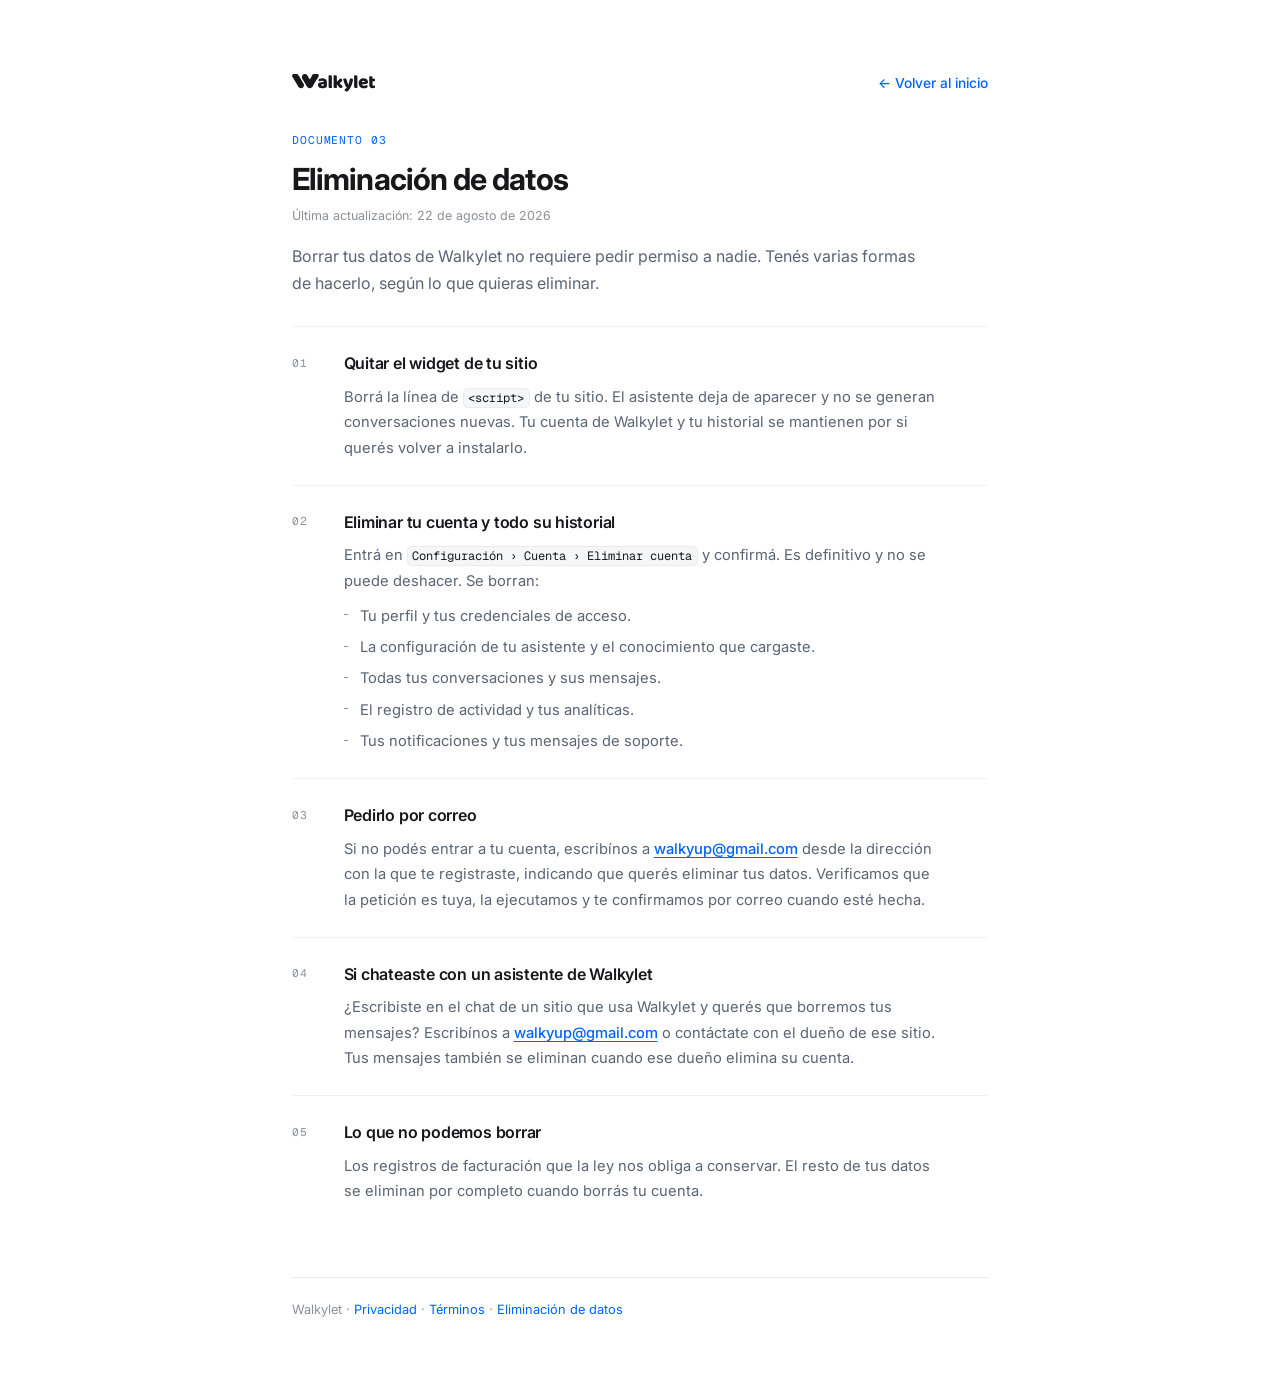
<file: legal/datos.html>
<!DOCTYPE html>
<html lang="es">
<head>
<meta charset="utf-8">
<meta name="viewport" content="width=device-width, initial-scale=1">
<title>Eliminación de datos · Walkylet</title>
<meta name="description" content="Cómo eliminar tus datos de Walkylet.">
<meta property="og:title" content="Eliminación de datos · Walkylet">
<meta property="og:description" content="Cómo eliminar tus datos de Walkylet.">
<meta property="og:type" content="website">
<link rel="preconnect" href="https://fonts.googleapis.com">
<link rel="preconnect" href="https://fonts.gstatic.com" crossorigin>
<link href="https://fonts.googleapis.com/css2?family=Inter:wght@400;500;600;700;800&family=Baloo+2:wght@600;700;800&family=Geist+Mono:wght@400;500&display=swap" rel="stylesheet">
<style>
:root{
  --lp-primary:#0164FD; --lp-primary-soft:#E7F0FF; --lp-primary-line:#CFE0FF;
  --lp-ink:#18181b; --lp-ink-2:#5B6472; --lp-ink-3:#8A9199;
  --lp-line:#ECECEF; --lp-line-2:#F1F1F4; --lp-soft:#F5F6F8; --lp-bg:#FFFFFF;
  --lp-font:"Inter",system-ui,-apple-system,"Segoe UI",Roboto,sans-serif;
  --lp-word:"Baloo 2","Inter",system-ui,sans-serif;
  --lp-mono:"Geist Mono",ui-monospace,"SFMono-Regular",Menlo,monospace;
}
*{box-sizing:border-box;}
body{margin:0;background:var(--lp-bg);color:var(--lp-ink);
  font-family:var(--lp-font);-webkit-font-smoothing:antialiased;line-height:1.6;}
.wrap{max-width:760px;margin:0 auto;padding:clamp(32px,6vw,72px) clamp(20px,5vw,32px);}
.top{display:flex;align-items:center;gap:.6rem;margin-bottom:2.4rem;}
.lp-logo{display:inline-flex;align-items:center;gap:.5rem;color:var(--lp-ink);text-decoration:none;}
.lp-word{display:inline-flex;align-items:baseline;gap:0;font-family:var(--lp-word);font-weight:800;
  letter-spacing:-0.02em;font-size:1.2rem;line-height:1;color:currentColor;}
.lp-mark{height:.74em;width:auto;margin-bottom:-0.015em;margin-right:-0.07em;}
.lp-word__tx{font-family:var(--lp-word);}
.top .back{margin-left:auto;color:var(--lp-primary);text-decoration:none;font-size:.86rem;font-weight:500;}
.top .back:hover{text-decoration:underline;}
.lp-mono{font-family:var(--lp-mono);font-size:.7rem;letter-spacing:.08em;text-transform:uppercase;
  display:block;color:var(--lp-primary);margin-bottom:.7rem;}
h2{font-size:clamp(1.4rem,1.05rem + 1.3vw,1.9rem);font-weight:700;letter-spacing:-.03em;
  line-height:1.16;color:var(--lp-ink);margin:0;}
.lp-doc-date{font-size:.78rem;color:var(--lp-ink-3);margin-top:.55rem;}
.lp-doc-lead{font-size:1rem;line-height:1.7;color:var(--lp-ink-2);margin-top:1.1rem;max-width:64ch;}
.lp-clause{display:grid;grid-template-columns:34px 1fr;gap:1.1rem;align-items:start;
  padding:1.5rem 0;border-top:1px solid var(--lp-line-2);}
.lp-clause:first-of-type{margin-top:1.8rem;}
.lp-clause-n{font-family:var(--lp-mono);font-size:.7rem;letter-spacing:.06em;color:var(--lp-ink-3);
  font-variant-numeric:tabular-nums;padding-top:.22rem;}
.lp-clause h3{font-size:1rem;font-weight:600;letter-spacing:-.014em;color:var(--lp-ink);margin:0 0 .5rem;}
.lp-clause p{font-size:.92rem;line-height:1.72;color:var(--lp-ink-2);max-width:66ch;margin:0;}
.lp-clause p + p{margin-top:.6rem;}
.lp-clause ul{margin:.6rem 0 0;padding:0;list-style:none;display:flex;flex-direction:column;gap:.4rem;}
.lp-clause ul li{position:relative;padding-left:1rem;font-size:.92rem;line-height:1.7;color:var(--lp-ink-2);max-width:64ch;}
.lp-clause ul li::before{content:'';position:absolute;left:0;top:.72em;width:4px;height:1px;background:var(--lp-ink-3);}
.lp-clause code{font-family:var(--lp-mono);font-size:.82em;background:var(--lp-soft);
  border:1px solid var(--lp-line);border-radius:5px;padding:.06rem .3rem;color:var(--lp-ink);}
.lp-clause a,.lp-doc-lead a{color:var(--lp-primary);font-weight:500;text-underline-offset:3px;}
.lp-fill{background:var(--lp-primary-soft);color:var(--lp-primary);border:1px solid var(--lp-primary-line);
  border-radius:5px;padding:.02rem .34rem;font-weight:600;font-size:.9em;white-space:nowrap;}
.foot{margin-top:3rem;padding-top:1.4rem;border-top:1px solid var(--lp-line);
  font-size:.8rem;color:var(--lp-ink-3);}
.foot a{color:var(--lp-primary);text-decoration:none;}
.foot a:hover{text-decoration:underline;}
html{-webkit-tap-highlight-color:transparent;}
a,button,summary,label,[role="button"],input[type="button"],input[type="submit"]{touch-action:manipulation;}
</style>
</head>
<body>
<div class="wrap">
  <div class="top">
    <a class="lp-logo" href="/" aria-label="Walkylet, inicio">
      <span class="lp-word" aria-hidden="true"><svg style="height:.914em;width:auto;vertical-align:middle;user-select:none;-webkit-user-select:none" viewBox="0 -725 4342 914" role="img" aria-label="Walkylet" xmlns="http://www.w3.org/2000/svg" fill="currentColor" draggable="false" focusable="false"><title>Walkylet</title><g transform="translate(0 -725.000) scale(2.17009)"><g transform="translate(0.000000,341.000000) scale(0.100000,-0.100000)" fill="currentColor" stroke="none"> <path d="M515 3401 c-212 -6 -222 -7 -278 -33 -156 -73 -252 -253 -227 -425 14 -96 38 -146 186 -388 31 -49 212 -351 403 -670 191 -319 400 -668 465 -775 65 -107 147 -242 181 -300 132 -224 298 -497 326 -535 186 -255 611 -353 903 -209 344 170 490 560 345 926 -22 55 -48 100 -467 803 -131 220 -156 262 -316 540 -55 94 -118 202 -141 240 -23 39 -83 140 -132 225 -300 517 -309 528 -459 578 -69 24 -403 33 -789 23z"/> <path d="M2999 3399 c-364 -53 -637 -397 -616 -777 10 -178 36 -247 194 -512 44 -74 127 -214 183 -310 57 -96 170 -285 250 -420 81 -135 200 -335 265 -445 396 -671 405 -685 514 -772 299 -238 725 -216 1001 51 76 73 81 82 267 391 83 138 282 468 443 735 161 267 359 595 440 730 81 135 207 344 280 465 73 121 146 249 163 285 89 195 25 424 -147 525 -96 56 -95 56 -581 57 -504 0 -506 0 -622 -77 -66 -44 -89 -74 -191 -247 -47 -79 -114 -192 -150 -253 -85 -144 -181 -308 -310 -532 -58 -101 -108 -183 -111 -183 -3 0 -28 40 -55 88 -69 122 -343 589 -448 762 -48 80 -109 170 -135 201 -162 189 -389 274 -634 238z"/> </g></g><path d="M1585.0 -108Q1602.0 -108 1622.5 -111.5Q1643.0 -115 1653.0 -121V-201L1581.0 -195Q1553.0 -193 1535.0 -183.0Q1517.0 -173 1517.0 -153Q1517.0 -133 1532.5 -120.5Q1548.0 -108 1585.0 -108ZM1577.0 -501Q1686.0 -501 1751.5 -456.5Q1817.0 -412 1817.0 -318V-94Q1817.0 -68 1802.5 -51.5Q1788.0 -35 1768.0 -23Q1736.0 -4 1690.0 6.0Q1644.0 16 1585.0 16Q1480.0 16 1416.5 -24.5Q1353.0 -65 1353.0 -147Q1353.0 -216 1394.5 -253.0Q1436.0 -290 1521.0 -299L1652.0 -313V-320Q1652.0 -349 1626.5 -361.5Q1601.0 -374 1553.0 -374Q1516.0 -374 1479.5 -366.0Q1443.0 -358 1414.0 -346Q1401.0 -355 1392.0 -373.5Q1383.0 -392 1383.0 -412Q1383.0 -460 1434.0 -480Q1463.0 -491 1502.5 -496.0Q1542.0 -501 1577.0 -501Z M1906.0 -264H2076.0V-1Q2065.0 2 2044.5 5.0Q2024.0 8 2000.0 8Q1951.0 8 1928.5 -9.0Q1906.0 -26 1906.0 -72ZM2076.0 -175H1906.0V-652Q1917.0 -655 1937.5 -658.0Q1958.0 -661 1982.0 -661Q2032.0 -661 2054.0 -644.5Q2076.0 -628 2076.0 -581Z M2408.0 -186 2284.0 -263 2509.0 -493Q2561.0 -493 2592.5 -470.0Q2624.0 -447 2624.0 -412Q2624.0 -382 2603.0 -359.0Q2582.0 -336 2538.0 -298ZM2292.0 -239 2429.0 -298 2640.0 -88Q2636.0 -42 2613.0 -16.5Q2590.0 9 2547.0 9Q2516.0 9 2490.5 -6.5Q2465.0 -22 2436.0 -59ZM2167.0 -264H2337.0V-1Q2326.0 2 2305.5 5.0Q2285.0 8 2261.0 8Q2212.0 8 2189.5 -9.0Q2167.0 -26 2167.0 -72ZM2337.0 -175H2167.0V-652Q2178.0 -655 2198.5 -658.0Q2219.0 -661 2243.0 -661Q2293.0 -661 2315.0 -644.5Q2337.0 -628 2337.0 -581Z M2776.0 -124Q2761.0 -158 2744.0 -202.5Q2727.0 -247 2708.5 -309.5Q2690.0 -372 2668.0 -461Q2682.0 -475 2705.5 -485.5Q2729.0 -496 2757.0 -496Q2792.0 -496 2815.0 -481.5Q2838.0 -467 2849.0 -427Q2869.0 -357 2889.0 -288.5Q2909.0 -220 2928.0 -152H2932.0Q2948.0 -198 2963.5 -253.0Q2979.0 -308 2992.5 -365.5Q3006.0 -423 3015.0 -477Q3032.0 -486 3050.0 -491.0Q3068.0 -496 3088.0 -496Q3123.0 -496 3149.0 -481.0Q3175.0 -466 3175.0 -429Q3175.0 -397 3167.0 -355.0Q3159.0 -313 3145.0 -266.0Q3131.0 -219 3113.0 -171.5Q3095.0 -124 3075.0 -80.5Q3055.0 -37 3035.0 -2Q2979.0 95 2931.0 142.0Q2883.0 189 2834.0 189Q2794.0 189 2767.0 164.0Q2740.0 139 2735.0 99Q2756.0 81 2777.5 60.0Q2799.0 39 2819.0 15.5Q2839.0 -8 2855.0 -31Q2838.0 -36 2818.5 -54.5Q2799.0 -73 2776.0 -124Z M3236.0 -264H3406.0V-1Q3395.0 2 3374.5 5.0Q3354.0 8 3330.0 8Q3281.0 8 3258.5 -9.0Q3236.0 -26 3236.0 -72ZM3406.0 -175H3236.0V-652Q3247.0 -655 3267.5 -658.0Q3288.0 -661 3312.0 -661Q3362.0 -661 3384.0 -644.5Q3406.0 -628 3406.0 -581Z M3577.0 -167 3571.0 -279 3802.0 -317Q3800.0 -337 3782.0 -357.0Q3764.0 -377 3726.0 -377Q3686.0 -377 3659.5 -351.0Q3633.0 -325 3631.0 -277L3637.0 -193Q3647.0 -147 3682.5 -129.0Q3718.0 -111 3762.0 -111Q3804.0 -111 3842.0 -122.0Q3880.0 -133 3903.0 -146Q3919.0 -136 3930.0 -118.0Q3941.0 -100 3941.0 -80Q3941.0 -47 3916.5 -25.5Q3892.0 -4 3849.0 6.0Q3806.0 16 3750.0 16Q3672.0 16 3609.5 -13.5Q3547.0 -43 3510.5 -102.0Q3474.0 -161 3474.0 -250Q3474.0 -316 3495.5 -364.0Q3517.0 -412 3553.0 -442.0Q3589.0 -472 3633.5 -486.5Q3678.0 -501 3725.0 -501Q3796.0 -501 3849.0 -473.5Q3902.0 -446 3932.0 -398.5Q3962.0 -351 3962.0 -289Q3962.0 -255 3943.0 -237.0Q3924.0 -219 3890.0 -214Z M4026.0 -264H4194.0V-167Q4194.0 -142 4210.5 -130.5Q4227.0 -119 4257.0 -119Q4272.0 -119 4288.0 -121.5Q4304.0 -124 4316.0 -128Q4325.0 -118 4331.5 -104.0Q4338.0 -90 4338.0 -71Q4338.0 -34 4309.5 -9.5Q4281.0 15 4209.0 15Q4121.0 15 4073.5 -25.0Q4026.0 -65 4026.0 -155ZM4136.0 -345V-475H4325.0Q4331.0 -465 4336.5 -448.0Q4342.0 -431 4342.0 -411Q4342.0 -376 4326.5 -360.5Q4311.0 -345 4285.0 -345ZM4194.0 -240H4026.0V-599Q4037.0 -602 4057.5 -605.5Q4078.0 -609 4101.0 -609Q4150.0 -609 4172.0 -592.0Q4194.0 -575 4194.0 -529Z"/></svg></span>
    </a>
    <a class="back" href="/">← Volver al inicio</a>
  </div>
  <article class="lp-doc-art" id="legal-datos">
    <span class="lp-mono">Documento 03</span>
    <h2>Eliminación de datos</h2>
    <p class="lp-doc-date">Última actualización: 22 de agosto de 2026</p>
    <p class="lp-doc-lead">Borrar tus datos de Walkylet no requiere pedir permiso a nadie. Tenés varias formas de hacerlo, según lo que quieras eliminar.</p>

    <div class="lp-clause">
      <span class="lp-clause-n">01</span>
      <div>
        <h3>Quitar el widget de tu sitio</h3>
        <p>Borrá la línea de <code>&lt;script&gt;</code> de tu sitio. El asistente deja de aparecer y no se generan conversaciones nuevas. Tu cuenta de Walkylet y tu historial se mantienen por si querés volver a instalarlo.</p>
      </div>
    </div>

    <div class="lp-clause">
      <span class="lp-clause-n">02</span>
      <div>
        <h3>Eliminar tu cuenta y todo su historial</h3>
        <p>Entrá en <code>Configuración › Cuenta › Eliminar cuenta</code> y confirmá. Es definitivo y no se puede deshacer. Se borran:</p>
        <ul>
          <li>Tu perfil y tus credenciales de acceso.</li>
          <li>La configuración de tu asistente y el conocimiento que cargaste.</li>
          <li>Todas tus conversaciones y sus mensajes.</li>
          <li>El registro de actividad y tus analíticas.</li>
          <li>Tus notificaciones y tus mensajes de soporte.</li>
        </ul>
      </div>
    </div>

    <div class="lp-clause">
      <span class="lp-clause-n">03</span>
      <div>
        <h3>Pedirlo por correo</h3>
        <p>Si no podés entrar a tu cuenta, escribínos a <a href="mailto:walkyup@gmail.com">walkyup@gmail.com</a> desde la dirección con la que te registraste, indicando que querés eliminar tus datos. Verificamos que la petición es tuya, la ejecutamos y te confirmamos por correo cuando esté hecha.</p>
      </div>
    </div>

    <div class="lp-clause">
      <span class="lp-clause-n">04</span>
      <div>
        <h3>Si chateaste con un asistente de Walkylet</h3>
        <p>¿Escribiste en el chat de un sitio que usa Walkylet y querés que borremos tus mensajes? Escribínos a <a href="mailto:walkyup@gmail.com">walkyup@gmail.com</a> o contáctate con el dueño de ese sitio. Tus mensajes también se eliminan cuando ese dueño elimina su cuenta.</p>
      </div>
    </div>

    <div class="lp-clause">
      <span class="lp-clause-n">05</span>
      <div>
        <h3>Lo que no podemos borrar</h3>
        <p>Los registros de facturación que la ley nos obliga a conservar. El resto de tus datos se eliminan por completo cuando borrás tu cuenta.</p>
      </div>
    </div>
  </article>
  <div class="foot">
    Walkylet · <a href="/legal/privacidad">Privacidad</a> ·
    <a href="/legal/terminos">Términos</a> ·
    <a href="/legal/datos">Eliminación de datos</a>
  </div>
</div>
</body>
</html>
</file>
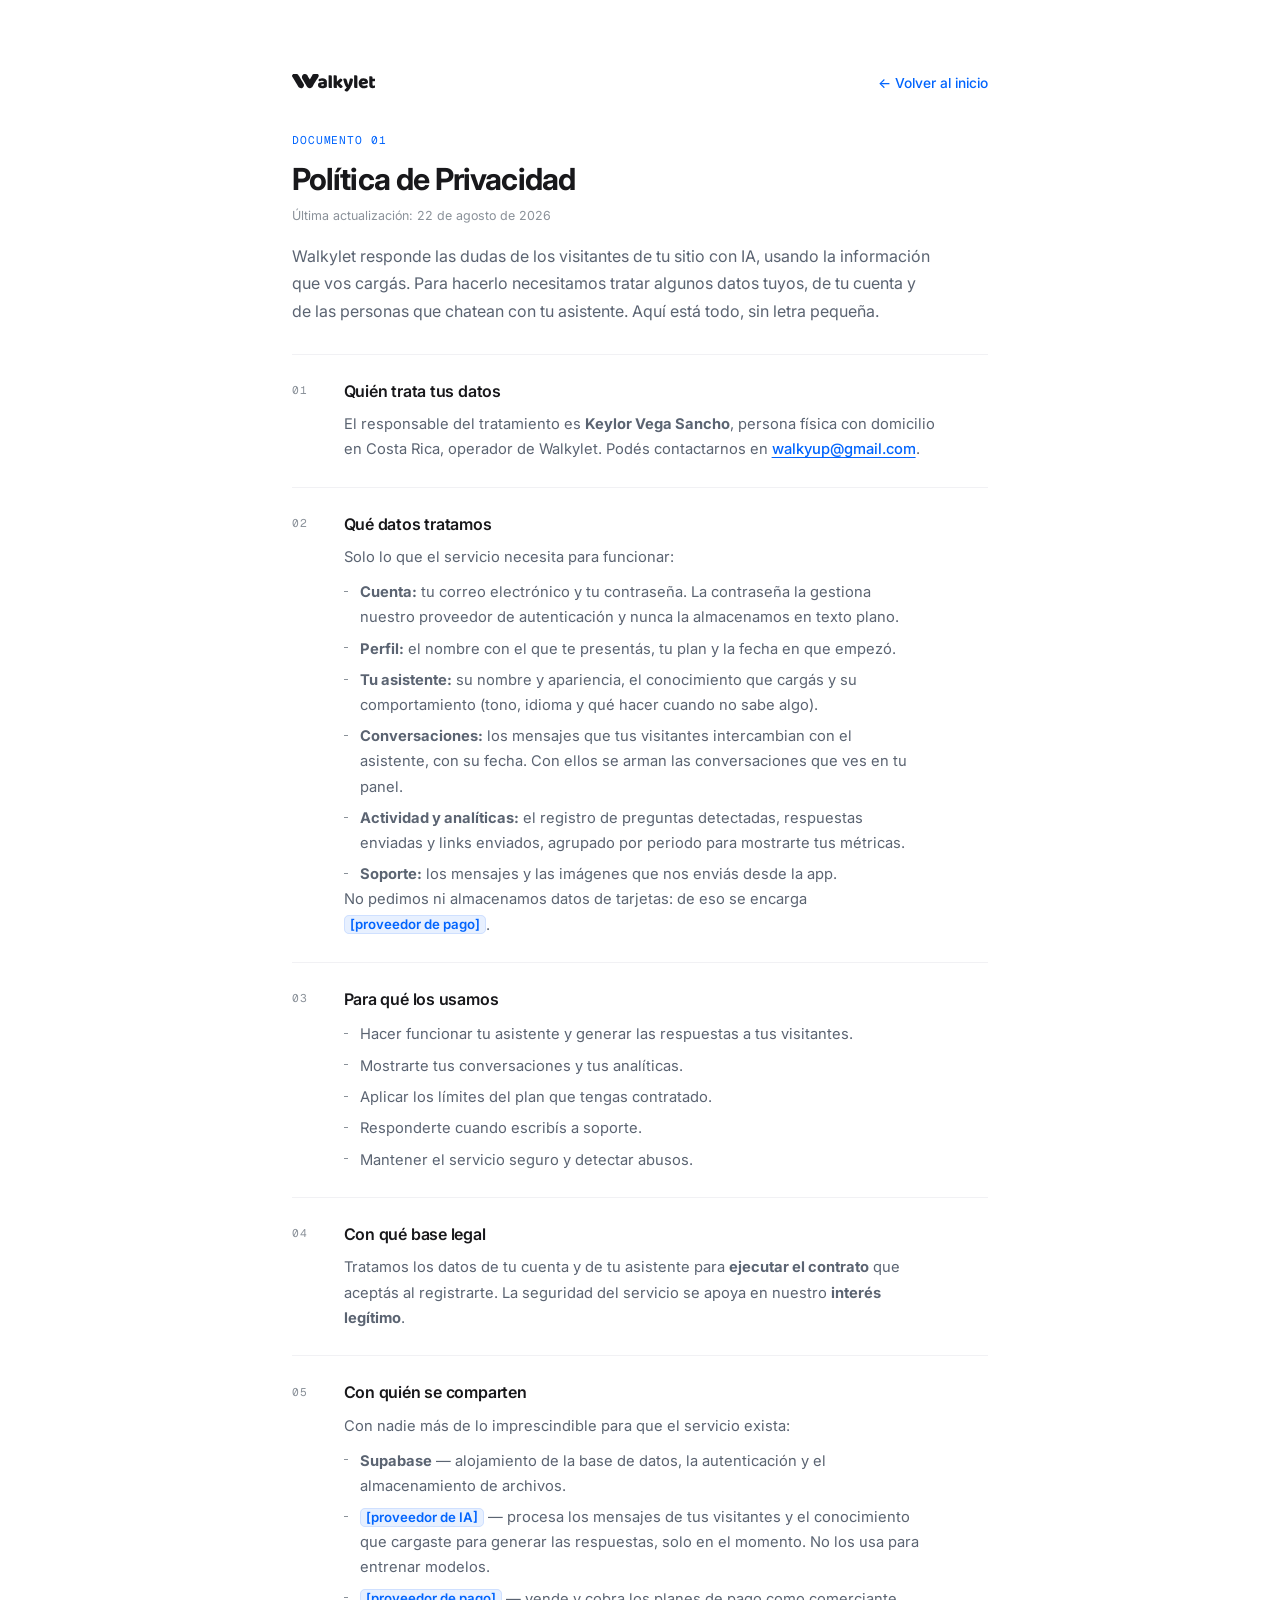
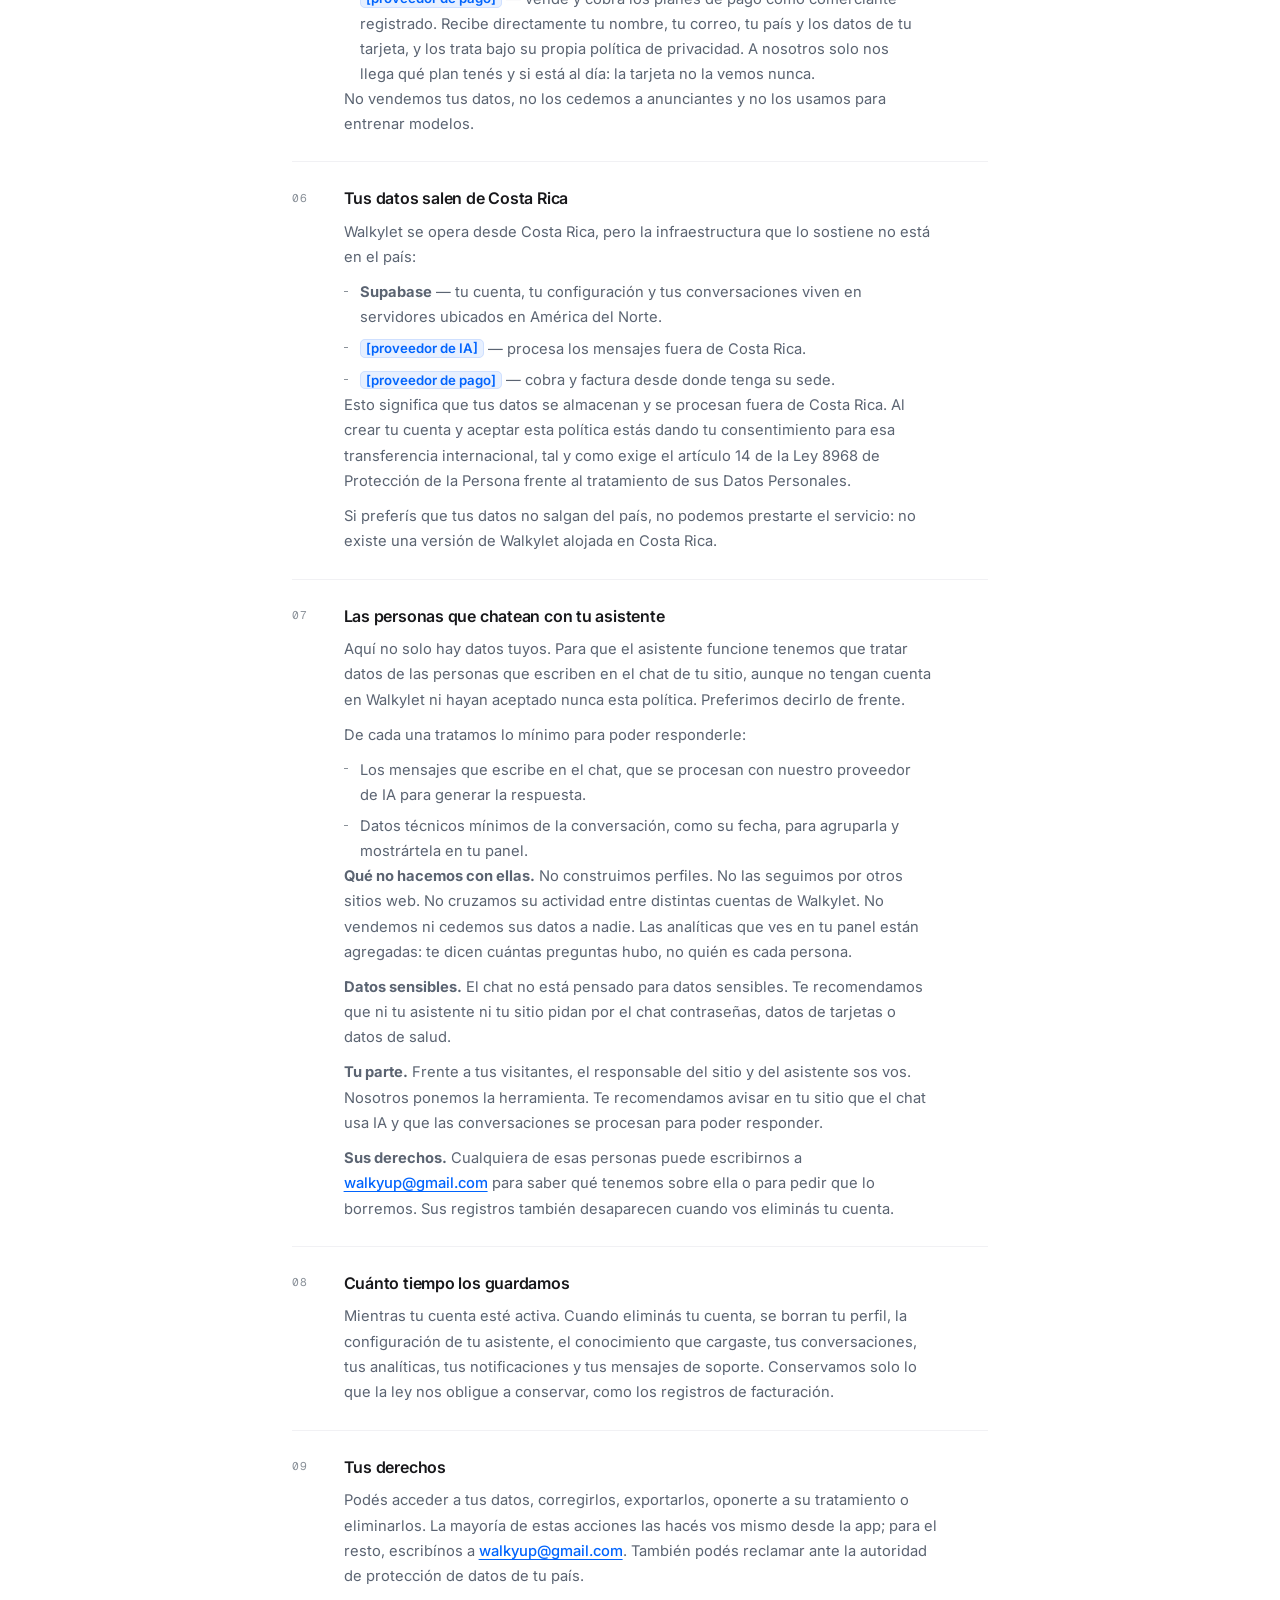
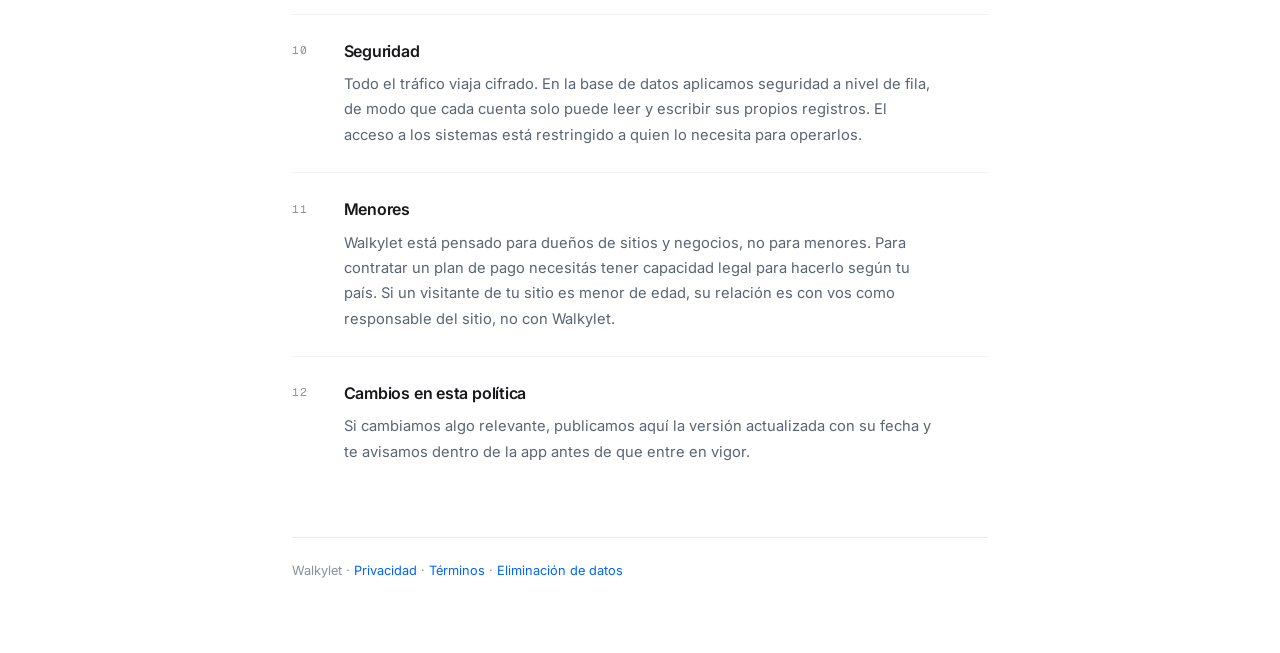
<file: legal/privacidad.html>
<!DOCTYPE html>
<html lang="es">
<head>
<meta charset="utf-8">
<meta name="viewport" content="width=device-width, initial-scale=1">
<title>Política de Privacidad · Walkylet</title>
<meta name="description" content="Política de privacidad del servicio Walkylet.">
<meta property="og:title" content="Política de Privacidad · Walkylet">
<meta property="og:description" content="Política de privacidad del servicio Walkylet.">
<meta property="og:type" content="website">
<link rel="preconnect" href="https://fonts.googleapis.com">
<link rel="preconnect" href="https://fonts.gstatic.com" crossorigin>
<link href="https://fonts.googleapis.com/css2?family=Inter:wght@400;500;600;700;800&family=Baloo+2:wght@600;700;800&family=Geist+Mono:wght@400;500&display=swap" rel="stylesheet">
<style>
:root{
  --lp-primary:#0164FD; --lp-primary-soft:#E7F0FF; --lp-primary-line:#CFE0FF;
  --lp-ink:#18181b; --lp-ink-2:#5B6472; --lp-ink-3:#8A9199;
  --lp-line:#ECECEF; --lp-line-2:#F1F1F4; --lp-soft:#F5F6F8; --lp-bg:#FFFFFF;
  --lp-font:"Inter",system-ui,-apple-system,"Segoe UI",Roboto,sans-serif;
  --lp-word:"Baloo 2","Inter",system-ui,sans-serif;
  --lp-mono:"Geist Mono",ui-monospace,"SFMono-Regular",Menlo,monospace;
}
*{box-sizing:border-box;}
body{margin:0;background:var(--lp-bg);color:var(--lp-ink);
  font-family:var(--lp-font);-webkit-font-smoothing:antialiased;line-height:1.6;}
.wrap{max-width:760px;margin:0 auto;padding:clamp(32px,6vw,72px) clamp(20px,5vw,32px);}
.top{display:flex;align-items:center;gap:.6rem;margin-bottom:2.4rem;}
.lp-logo{display:inline-flex;align-items:center;gap:.5rem;color:var(--lp-ink);text-decoration:none;}
.lp-word{display:inline-flex;align-items:baseline;gap:0;font-family:var(--lp-word);font-weight:800;
  letter-spacing:-0.02em;font-size:1.2rem;line-height:1;color:currentColor;}
.lp-mark{height:.74em;width:auto;margin-bottom:-0.015em;margin-right:-0.07em;}
.lp-word__tx{font-family:var(--lp-word);}
.top .back{margin-left:auto;color:var(--lp-primary);text-decoration:none;font-size:.86rem;font-weight:500;}
.top .back:hover{text-decoration:underline;}
.lp-mono{font-family:var(--lp-mono);font-size:.7rem;letter-spacing:.08em;text-transform:uppercase;
  display:block;color:var(--lp-primary);margin-bottom:.7rem;}
h2{font-size:clamp(1.4rem,1.05rem + 1.3vw,1.9rem);font-weight:700;letter-spacing:-.03em;
  line-height:1.16;color:var(--lp-ink);margin:0;}
.lp-doc-date{font-size:.78rem;color:var(--lp-ink-3);margin-top:.55rem;}
.lp-doc-lead{font-size:1rem;line-height:1.7;color:var(--lp-ink-2);margin-top:1.1rem;max-width:64ch;}
.lp-clause{display:grid;grid-template-columns:34px 1fr;gap:1.1rem;align-items:start;
  padding:1.5rem 0;border-top:1px solid var(--lp-line-2);}
.lp-clause:first-of-type{margin-top:1.8rem;}
.lp-clause-n{font-family:var(--lp-mono);font-size:.7rem;letter-spacing:.06em;color:var(--lp-ink-3);
  font-variant-numeric:tabular-nums;padding-top:.22rem;}
.lp-clause h3{font-size:1rem;font-weight:600;letter-spacing:-.014em;color:var(--lp-ink);margin:0 0 .5rem;}
.lp-clause p{font-size:.92rem;line-height:1.72;color:var(--lp-ink-2);max-width:66ch;margin:0;}
.lp-clause p + p{margin-top:.6rem;}
.lp-clause ul{margin:.6rem 0 0;padding:0;list-style:none;display:flex;flex-direction:column;gap:.4rem;}
.lp-clause ul li{position:relative;padding-left:1rem;font-size:.92rem;line-height:1.7;color:var(--lp-ink-2);max-width:64ch;}
.lp-clause ul li::before{content:'';position:absolute;left:0;top:.72em;width:4px;height:1px;background:var(--lp-ink-3);}
.lp-clause code{font-family:var(--lp-mono);font-size:.82em;background:var(--lp-soft);
  border:1px solid var(--lp-line);border-radius:5px;padding:.06rem .3rem;color:var(--lp-ink);}
.lp-clause a,.lp-doc-lead a{color:var(--lp-primary);font-weight:500;text-underline-offset:3px;}
.lp-fill{background:var(--lp-primary-soft);color:var(--lp-primary);border:1px solid var(--lp-primary-line);
  border-radius:5px;padding:.02rem .34rem;font-weight:600;font-size:.9em;white-space:nowrap;}
.foot{margin-top:3rem;padding-top:1.4rem;border-top:1px solid var(--lp-line);
  font-size:.8rem;color:var(--lp-ink-3);}
.foot a{color:var(--lp-primary);text-decoration:none;}
.foot a:hover{text-decoration:underline;}
html{-webkit-tap-highlight-color:transparent;}
a,button,summary,label,[role="button"],input[type="button"],input[type="submit"]{touch-action:manipulation;}
</style>
</head>
<body>
<div class="wrap">
  <div class="top">
    <a class="lp-logo" href="/" aria-label="Walkylet, inicio">
      <span class="lp-word" aria-hidden="true"><svg style="height:.914em;width:auto;vertical-align:middle;user-select:none;-webkit-user-select:none" viewBox="0 -725 4342 914" role="img" aria-label="Walkylet" xmlns="http://www.w3.org/2000/svg" fill="currentColor" draggable="false" focusable="false"><title>Walkylet</title><g transform="translate(0 -725.000) scale(2.17009)"><g transform="translate(0.000000,341.000000) scale(0.100000,-0.100000)" fill="currentColor" stroke="none"> <path d="M515 3401 c-212 -6 -222 -7 -278 -33 -156 -73 -252 -253 -227 -425 14 -96 38 -146 186 -388 31 -49 212 -351 403 -670 191 -319 400 -668 465 -775 65 -107 147 -242 181 -300 132 -224 298 -497 326 -535 186 -255 611 -353 903 -209 344 170 490 560 345 926 -22 55 -48 100 -467 803 -131 220 -156 262 -316 540 -55 94 -118 202 -141 240 -23 39 -83 140 -132 225 -300 517 -309 528 -459 578 -69 24 -403 33 -789 23z"/> <path d="M2999 3399 c-364 -53 -637 -397 -616 -777 10 -178 36 -247 194 -512 44 -74 127 -214 183 -310 57 -96 170 -285 250 -420 81 -135 200 -335 265 -445 396 -671 405 -685 514 -772 299 -238 725 -216 1001 51 76 73 81 82 267 391 83 138 282 468 443 735 161 267 359 595 440 730 81 135 207 344 280 465 73 121 146 249 163 285 89 195 25 424 -147 525 -96 56 -95 56 -581 57 -504 0 -506 0 -622 -77 -66 -44 -89 -74 -191 -247 -47 -79 -114 -192 -150 -253 -85 -144 -181 -308 -310 -532 -58 -101 -108 -183 -111 -183 -3 0 -28 40 -55 88 -69 122 -343 589 -448 762 -48 80 -109 170 -135 201 -162 189 -389 274 -634 238z"/> </g></g><path d="M1585.0 -108Q1602.0 -108 1622.5 -111.5Q1643.0 -115 1653.0 -121V-201L1581.0 -195Q1553.0 -193 1535.0 -183.0Q1517.0 -173 1517.0 -153Q1517.0 -133 1532.5 -120.5Q1548.0 -108 1585.0 -108ZM1577.0 -501Q1686.0 -501 1751.5 -456.5Q1817.0 -412 1817.0 -318V-94Q1817.0 -68 1802.5 -51.5Q1788.0 -35 1768.0 -23Q1736.0 -4 1690.0 6.0Q1644.0 16 1585.0 16Q1480.0 16 1416.5 -24.5Q1353.0 -65 1353.0 -147Q1353.0 -216 1394.5 -253.0Q1436.0 -290 1521.0 -299L1652.0 -313V-320Q1652.0 -349 1626.5 -361.5Q1601.0 -374 1553.0 -374Q1516.0 -374 1479.5 -366.0Q1443.0 -358 1414.0 -346Q1401.0 -355 1392.0 -373.5Q1383.0 -392 1383.0 -412Q1383.0 -460 1434.0 -480Q1463.0 -491 1502.5 -496.0Q1542.0 -501 1577.0 -501Z M1906.0 -264H2076.0V-1Q2065.0 2 2044.5 5.0Q2024.0 8 2000.0 8Q1951.0 8 1928.5 -9.0Q1906.0 -26 1906.0 -72ZM2076.0 -175H1906.0V-652Q1917.0 -655 1937.5 -658.0Q1958.0 -661 1982.0 -661Q2032.0 -661 2054.0 -644.5Q2076.0 -628 2076.0 -581Z M2408.0 -186 2284.0 -263 2509.0 -493Q2561.0 -493 2592.5 -470.0Q2624.0 -447 2624.0 -412Q2624.0 -382 2603.0 -359.0Q2582.0 -336 2538.0 -298ZM2292.0 -239 2429.0 -298 2640.0 -88Q2636.0 -42 2613.0 -16.5Q2590.0 9 2547.0 9Q2516.0 9 2490.5 -6.5Q2465.0 -22 2436.0 -59ZM2167.0 -264H2337.0V-1Q2326.0 2 2305.5 5.0Q2285.0 8 2261.0 8Q2212.0 8 2189.5 -9.0Q2167.0 -26 2167.0 -72ZM2337.0 -175H2167.0V-652Q2178.0 -655 2198.5 -658.0Q2219.0 -661 2243.0 -661Q2293.0 -661 2315.0 -644.5Q2337.0 -628 2337.0 -581Z M2776.0 -124Q2761.0 -158 2744.0 -202.5Q2727.0 -247 2708.5 -309.5Q2690.0 -372 2668.0 -461Q2682.0 -475 2705.5 -485.5Q2729.0 -496 2757.0 -496Q2792.0 -496 2815.0 -481.5Q2838.0 -467 2849.0 -427Q2869.0 -357 2889.0 -288.5Q2909.0 -220 2928.0 -152H2932.0Q2948.0 -198 2963.5 -253.0Q2979.0 -308 2992.5 -365.5Q3006.0 -423 3015.0 -477Q3032.0 -486 3050.0 -491.0Q3068.0 -496 3088.0 -496Q3123.0 -496 3149.0 -481.0Q3175.0 -466 3175.0 -429Q3175.0 -397 3167.0 -355.0Q3159.0 -313 3145.0 -266.0Q3131.0 -219 3113.0 -171.5Q3095.0 -124 3075.0 -80.5Q3055.0 -37 3035.0 -2Q2979.0 95 2931.0 142.0Q2883.0 189 2834.0 189Q2794.0 189 2767.0 164.0Q2740.0 139 2735.0 99Q2756.0 81 2777.5 60.0Q2799.0 39 2819.0 15.5Q2839.0 -8 2855.0 -31Q2838.0 -36 2818.5 -54.5Q2799.0 -73 2776.0 -124Z M3236.0 -264H3406.0V-1Q3395.0 2 3374.5 5.0Q3354.0 8 3330.0 8Q3281.0 8 3258.5 -9.0Q3236.0 -26 3236.0 -72ZM3406.0 -175H3236.0V-652Q3247.0 -655 3267.5 -658.0Q3288.0 -661 3312.0 -661Q3362.0 -661 3384.0 -644.5Q3406.0 -628 3406.0 -581Z M3577.0 -167 3571.0 -279 3802.0 -317Q3800.0 -337 3782.0 -357.0Q3764.0 -377 3726.0 -377Q3686.0 -377 3659.5 -351.0Q3633.0 -325 3631.0 -277L3637.0 -193Q3647.0 -147 3682.5 -129.0Q3718.0 -111 3762.0 -111Q3804.0 -111 3842.0 -122.0Q3880.0 -133 3903.0 -146Q3919.0 -136 3930.0 -118.0Q3941.0 -100 3941.0 -80Q3941.0 -47 3916.5 -25.5Q3892.0 -4 3849.0 6.0Q3806.0 16 3750.0 16Q3672.0 16 3609.5 -13.5Q3547.0 -43 3510.5 -102.0Q3474.0 -161 3474.0 -250Q3474.0 -316 3495.5 -364.0Q3517.0 -412 3553.0 -442.0Q3589.0 -472 3633.5 -486.5Q3678.0 -501 3725.0 -501Q3796.0 -501 3849.0 -473.5Q3902.0 -446 3932.0 -398.5Q3962.0 -351 3962.0 -289Q3962.0 -255 3943.0 -237.0Q3924.0 -219 3890.0 -214Z M4026.0 -264H4194.0V-167Q4194.0 -142 4210.5 -130.5Q4227.0 -119 4257.0 -119Q4272.0 -119 4288.0 -121.5Q4304.0 -124 4316.0 -128Q4325.0 -118 4331.5 -104.0Q4338.0 -90 4338.0 -71Q4338.0 -34 4309.5 -9.5Q4281.0 15 4209.0 15Q4121.0 15 4073.5 -25.0Q4026.0 -65 4026.0 -155ZM4136.0 -345V-475H4325.0Q4331.0 -465 4336.5 -448.0Q4342.0 -431 4342.0 -411Q4342.0 -376 4326.5 -360.5Q4311.0 -345 4285.0 -345ZM4194.0 -240H4026.0V-599Q4037.0 -602 4057.5 -605.5Q4078.0 -609 4101.0 -609Q4150.0 -609 4172.0 -592.0Q4194.0 -575 4194.0 -529Z"/></svg></span>
    </a>
    <a class="back" href="/">← Volver al inicio</a>
  </div>
  <article class="lp-doc-art" id="legal-privacidad">
    <span class="lp-mono">Documento 01</span>
    <h2>Política de Privacidad</h2>
    <p class="lp-doc-date">Última actualización: 22 de agosto de 2026</p>
    <p class="lp-doc-lead">Walkylet responde las dudas de los visitantes de tu sitio con IA, usando la información que vos cargás. Para hacerlo necesitamos tratar algunos datos tuyos, de tu cuenta y de las personas que chatean con tu asistente. Aquí está todo, sin letra pequeña.</p>

    <div class="lp-clause">
      <span class="lp-clause-n">01</span>
      <div>
        <h3>Quién trata tus datos</h3>
        <p>El responsable del tratamiento es <b>Keylor Vega Sancho</b>, persona física con domicilio en Costa Rica, operador de Walkylet. Podés contactarnos en <a href="mailto:walkyup@gmail.com">walkyup@gmail.com</a>.</p>
      </div>
    </div>

    <div class="lp-clause">
      <span class="lp-clause-n">02</span>
      <div>
        <h3>Qué datos tratamos</h3>
        <p>Solo lo que el servicio necesita para funcionar:</p>
        <ul>
          <li><b>Cuenta:</b> tu correo electrónico y tu contraseña. La contraseña la gestiona nuestro proveedor de autenticación y nunca la almacenamos en texto plano.</li>
          <li><b>Perfil:</b> el nombre con el que te presentás, tu plan y la fecha en que empezó.</li>
          <li><b>Tu asistente:</b> su nombre y apariencia, el conocimiento que cargás y su comportamiento (tono, idioma y qué hacer cuando no sabe algo).</li>
          <li><b>Conversaciones:</b> los mensajes que tus visitantes intercambian con el asistente, con su fecha. Con ellos se arman las conversaciones que ves en tu panel.</li>
          <li><b>Actividad y analíticas:</b> el registro de preguntas detectadas, respuestas enviadas y links enviados, agrupado por periodo para mostrarte tus métricas.</li>
          <li><b>Soporte:</b> los mensajes y las imágenes que nos enviás desde la app.</li>
        </ul>
        <p>No pedimos ni almacenamos datos de tarjetas: de eso se encarga <span class="lp-fill">[proveedor de pago]</span>.</p>
      </div>
    </div>

    <div class="lp-clause">
      <span class="lp-clause-n">03</span>
      <div>
        <h3>Para qué los usamos</h3>
        <ul>
          <li>Hacer funcionar tu asistente y generar las respuestas a tus visitantes.</li>
          <li>Mostrarte tus conversaciones y tus analíticas.</li>
          <li>Aplicar los límites del plan que tengas contratado.</li>
          <li>Responderte cuando escribís a soporte.</li>
          <li>Mantener el servicio seguro y detectar abusos.</li>
        </ul>
      </div>
    </div>

    <div class="lp-clause">
      <span class="lp-clause-n">04</span>
      <div>
        <h3>Con qué base legal</h3>
        <p>Tratamos los datos de tu cuenta y de tu asistente para <b>ejecutar el contrato</b> que aceptás al registrarte. La seguridad del servicio se apoya en nuestro <b>interés legítimo</b>.</p>
      </div>
    </div>

    <div class="lp-clause">
      <span class="lp-clause-n">05</span>
      <div>
        <h3>Con quién se comparten</h3>
        <p>Con nadie más de lo imprescindible para que el servicio exista:</p>
        <ul>
          <li><b>Supabase</b> — alojamiento de la base de datos, la autenticación y el almacenamiento de archivos.</li>
          <li><b><span class="lp-fill">[proveedor de IA]</span></b> — procesa los mensajes de tus visitantes y el conocimiento que cargaste para generar las respuestas, solo en el momento. No los usa para entrenar modelos.</li>
          <li><b><span class="lp-fill">[proveedor de pago]</span></b> — vende y cobra los planes de pago como comerciante registrado. Recibe directamente tu nombre, tu correo, tu país y los datos de tu tarjeta, y los trata bajo su propia política de privacidad. A nosotros solo nos llega qué plan tenés y si está al día: la tarjeta no la vemos nunca.</li>
        </ul>
        <p>No vendemos tus datos, no los cedemos a anunciantes y no los usamos para entrenar modelos.</p>
      </div>
    </div>

    <div class="lp-clause">
      <span class="lp-clause-n">06</span>
      <div>
        <h3>Tus datos salen de Costa Rica</h3>
        <p>Walkylet se opera desde Costa Rica, pero la infraestructura que lo sostiene no está en el país:</p>
        <ul>
          <li><b>Supabase</b> — tu cuenta, tu configuración y tus conversaciones viven en servidores ubicados en América del Norte.</li>
          <li><b><span class="lp-fill">[proveedor de IA]</span></b> — procesa los mensajes fuera de Costa Rica.</li>
          <li><b><span class="lp-fill">[proveedor de pago]</span></b> — cobra y factura desde donde tenga su sede.</li>
        </ul>
        <p>Esto significa que tus datos se almacenan y se procesan fuera de Costa Rica. Al crear tu cuenta y aceptar esta política estás dando tu consentimiento para esa transferencia internacional, tal y como exige el artículo 14 de la Ley 8968 de Protección de la Persona frente al tratamiento de sus Datos Personales.</p>
        <p>Si preferís que tus datos no salgan del país, no podemos prestarte el servicio: no existe una versión de Walkylet alojada en Costa Rica.</p>
      </div>
    </div>

    <div class="lp-clause">
      <span class="lp-clause-n">07</span>
      <div>
        <h3>Las personas que chatean con tu asistente</h3>
        <p>Aquí no solo hay datos tuyos. Para que el asistente funcione tenemos que tratar datos de las personas que escriben en el chat de tu sitio, aunque no tengan cuenta en Walkylet ni hayan aceptado nunca esta política. Preferimos decirlo de frente.</p>
        <p>De cada una tratamos lo mínimo para poder responderle:</p>
        <ul>
          <li>Los mensajes que escribe en el chat, que se procesan con nuestro proveedor de IA para generar la respuesta.</li>
          <li>Datos técnicos mínimos de la conversación, como su fecha, para agruparla y mostrártela en tu panel.</li>
        </ul>
        <p><b>Qué no hacemos con ellas.</b> No construimos perfiles. No las seguimos por otros sitios web. No cruzamos su actividad entre distintas cuentas de Walkylet. No vendemos ni cedemos sus datos a nadie. Las analíticas que ves en tu panel están agregadas: te dicen cuántas preguntas hubo, no quién es cada persona.</p>
        <p><b>Datos sensibles.</b> El chat no está pensado para datos sensibles. Te recomendamos que ni tu asistente ni tu sitio pidan por el chat contraseñas, datos de tarjetas o datos de salud.</p>
        <p><b>Tu parte.</b> Frente a tus visitantes, el responsable del sitio y del asistente sos vos. Nosotros ponemos la herramienta. Te recomendamos avisar en tu sitio que el chat usa IA y que las conversaciones se procesan para poder responder.</p>
        <p><b>Sus derechos.</b> Cualquiera de esas personas puede escribirnos a <a href="mailto:walkyup@gmail.com">walkyup@gmail.com</a> para saber qué tenemos sobre ella o para pedir que lo borremos. Sus registros también desaparecen cuando vos eliminás tu cuenta.</p>
      </div>
    </div>

    <div class="lp-clause">
      <span class="lp-clause-n">08</span>
      <div>
        <h3>Cuánto tiempo los guardamos</h3>
        <p>Mientras tu cuenta esté activa. Cuando eliminás tu cuenta, se borran tu perfil, la configuración de tu asistente, el conocimiento que cargaste, tus conversaciones, tus analíticas, tus notificaciones y tus mensajes de soporte. Conservamos solo lo que la ley nos obligue a conservar, como los registros de facturación.</p>
      </div>
    </div>

    <div class="lp-clause">
      <span class="lp-clause-n">09</span>
      <div>
        <h3>Tus derechos</h3>
        <p>Podés acceder a tus datos, corregirlos, exportarlos, oponerte a su tratamiento o eliminarlos. La mayoría de estas acciones las hacés vos mismo desde la app; para el resto, escribínos a <a href="mailto:walkyup@gmail.com">walkyup@gmail.com</a>. También podés reclamar ante la autoridad de protección de datos de tu país.</p>
      </div>
    </div>

    <div class="lp-clause">
      <span class="lp-clause-n">10</span>
      <div>
        <h3>Seguridad</h3>
        <p>Todo el tráfico viaja cifrado. En la base de datos aplicamos seguridad a nivel de fila, de modo que cada cuenta solo puede leer y escribir sus propios registros. El acceso a los sistemas está restringido a quien lo necesita para operarlos.</p>
      </div>
    </div>

    <div class="lp-clause">
      <span class="lp-clause-n">11</span>
      <div>
        <h3>Menores</h3>
        <p>Walkylet está pensado para dueños de sitios y negocios, no para menores. Para contratar un plan de pago necesitás tener capacidad legal para hacerlo según tu país. Si un visitante de tu sitio es menor de edad, su relación es con vos como responsable del sitio, no con Walkylet.</p>
      </div>
    </div>

    <div class="lp-clause">
      <span class="lp-clause-n">12</span>
      <div>
        <h3>Cambios en esta política</h3>
        <p>Si cambiamos algo relevante, publicamos aquí la versión actualizada con su fecha y te avisamos dentro de la app antes de que entre en vigor.</p>
      </div>
    </div>
  </article>
  <div class="foot">
    Walkylet · <a href="/legal/privacidad">Privacidad</a> ·
    <a href="/legal/terminos">Términos</a> ·
    <a href="/legal/datos">Eliminación de datos</a>
  </div>
</div>
</body>
</html>
</file>
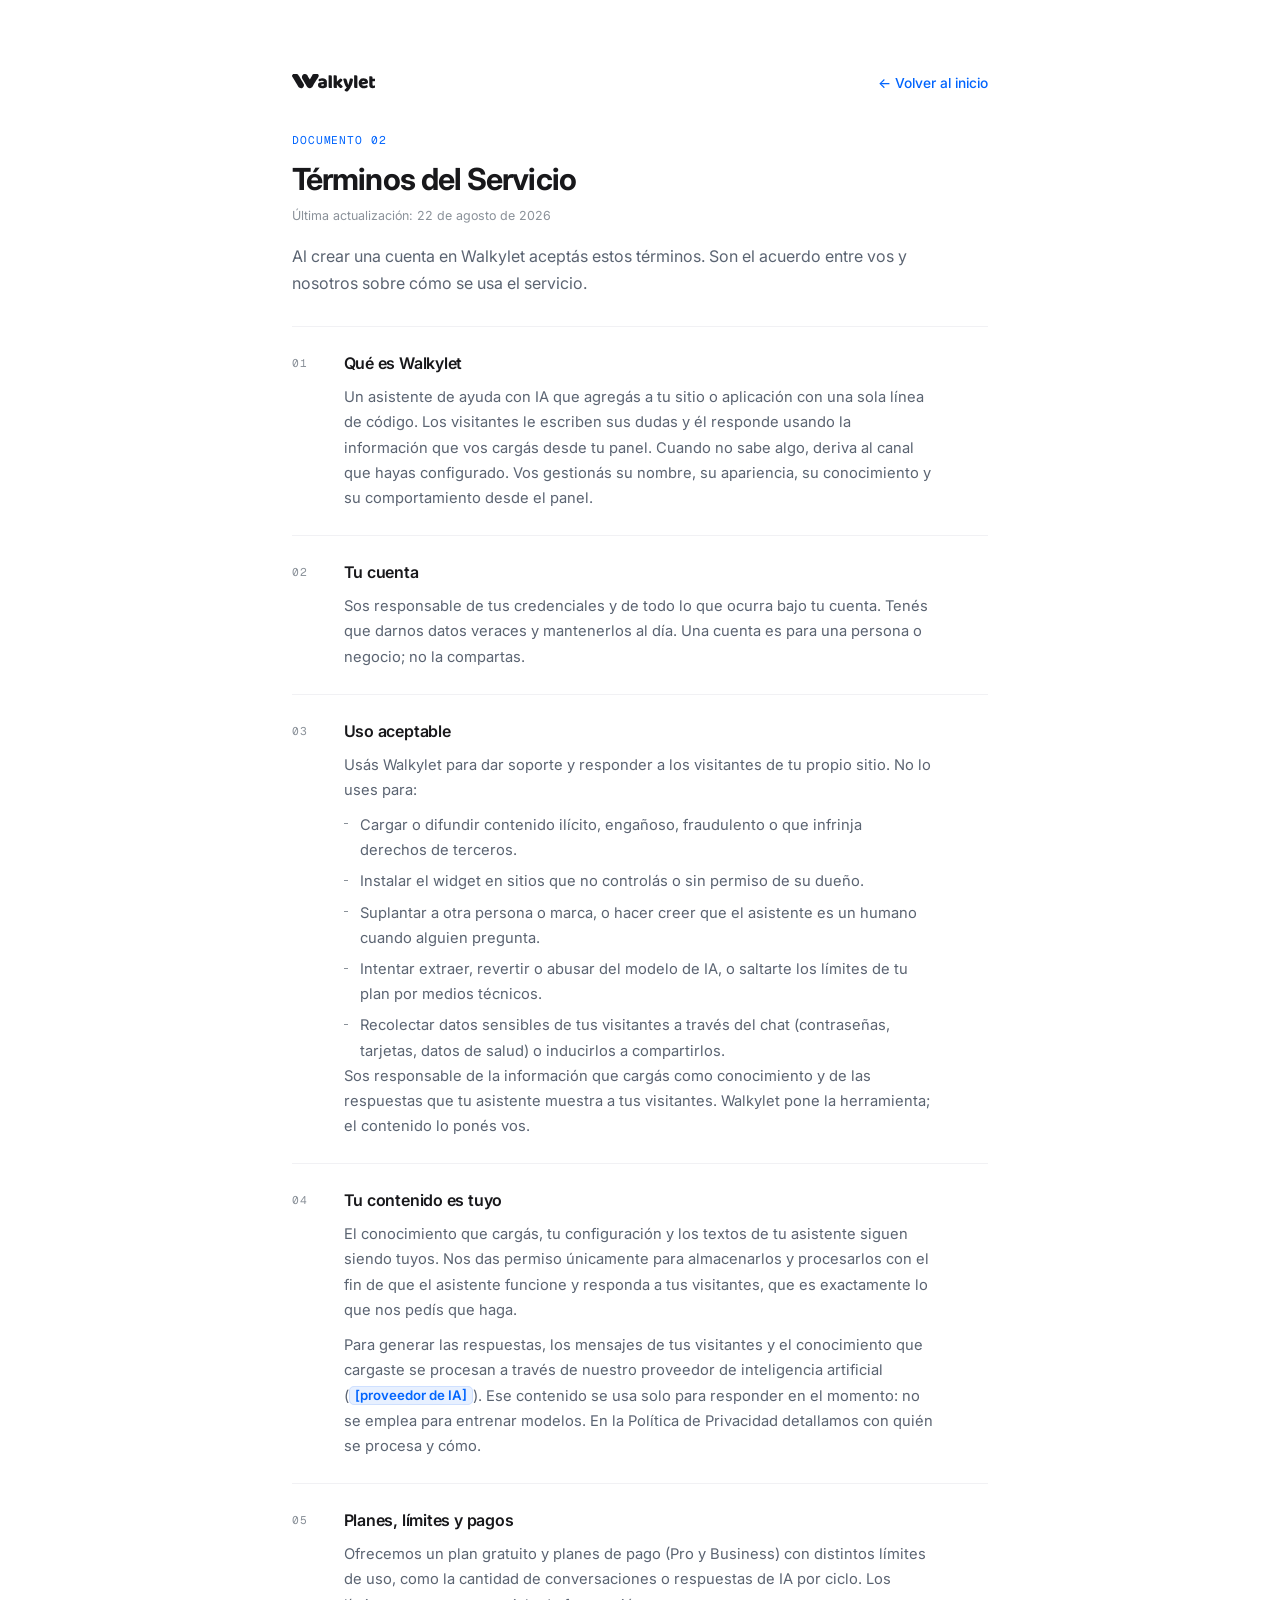
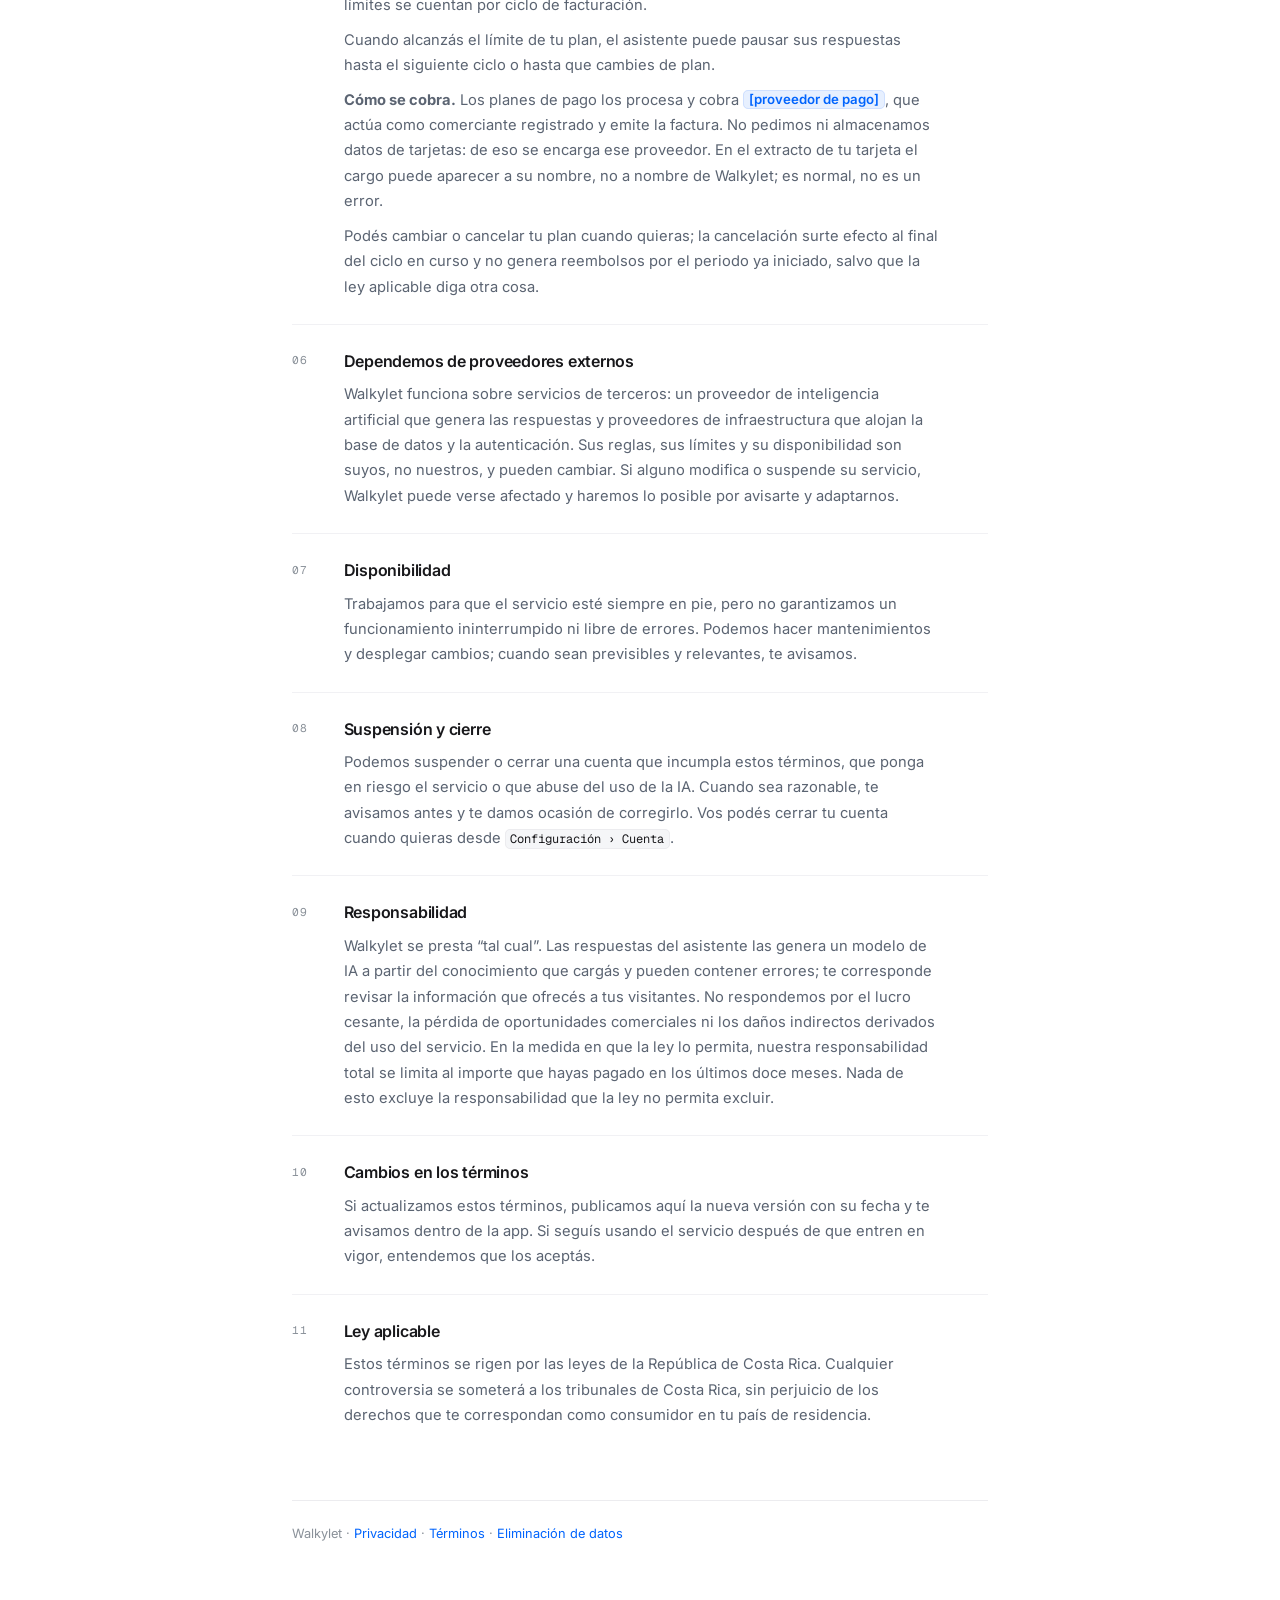
<file: legal/terminos.html>
<!DOCTYPE html>
<html lang="es">
<head>
<meta charset="utf-8">
<meta name="viewport" content="width=device-width, initial-scale=1">
<title>Términos del Servicio · Walkylet</title>
<meta name="description" content="Condiciones de uso del servicio Walkylet.">
<meta property="og:title" content="Términos del Servicio · Walkylet">
<meta property="og:description" content="Condiciones de uso del servicio Walkylet.">
<meta property="og:type" content="website">
<link rel="preconnect" href="https://fonts.googleapis.com">
<link rel="preconnect" href="https://fonts.gstatic.com" crossorigin>
<link href="https://fonts.googleapis.com/css2?family=Inter:wght@400;500;600;700;800&family=Baloo+2:wght@600;700;800&family=Geist+Mono:wght@400;500&display=swap" rel="stylesheet">
<style>
:root{
  --lp-primary:#0164FD; --lp-primary-soft:#E7F0FF; --lp-primary-line:#CFE0FF;
  --lp-ink:#18181b; --lp-ink-2:#5B6472; --lp-ink-3:#8A9199;
  --lp-line:#ECECEF; --lp-line-2:#F1F1F4; --lp-soft:#F5F6F8; --lp-bg:#FFFFFF;
  --lp-font:"Inter",system-ui,-apple-system,"Segoe UI",Roboto,sans-serif;
  --lp-word:"Baloo 2","Inter",system-ui,sans-serif;
  --lp-mono:"Geist Mono",ui-monospace,"SFMono-Regular",Menlo,monospace;
}
*{box-sizing:border-box;}
body{margin:0;background:var(--lp-bg);color:var(--lp-ink);
  font-family:var(--lp-font);-webkit-font-smoothing:antialiased;line-height:1.6;}
.wrap{max-width:760px;margin:0 auto;padding:clamp(32px,6vw,72px) clamp(20px,5vw,32px);}
.top{display:flex;align-items:center;gap:.6rem;margin-bottom:2.4rem;}
.lp-logo{display:inline-flex;align-items:center;gap:.5rem;color:var(--lp-ink);text-decoration:none;}
.lp-word{display:inline-flex;align-items:baseline;gap:0;font-family:var(--lp-word);font-weight:800;
  letter-spacing:-0.02em;font-size:1.2rem;line-height:1;color:currentColor;}
.lp-mark{height:.74em;width:auto;margin-bottom:-0.015em;margin-right:-0.07em;}
.lp-word__tx{font-family:var(--lp-word);}
.top .back{margin-left:auto;color:var(--lp-primary);text-decoration:none;font-size:.86rem;font-weight:500;}
.top .back:hover{text-decoration:underline;}
.lp-mono{font-family:var(--lp-mono);font-size:.7rem;letter-spacing:.08em;text-transform:uppercase;
  display:block;color:var(--lp-primary);margin-bottom:.7rem;}
h2{font-size:clamp(1.4rem,1.05rem + 1.3vw,1.9rem);font-weight:700;letter-spacing:-.03em;
  line-height:1.16;color:var(--lp-ink);margin:0;}
.lp-doc-date{font-size:.78rem;color:var(--lp-ink-3);margin-top:.55rem;}
.lp-doc-lead{font-size:1rem;line-height:1.7;color:var(--lp-ink-2);margin-top:1.1rem;max-width:64ch;}
.lp-clause{display:grid;grid-template-columns:34px 1fr;gap:1.1rem;align-items:start;
  padding:1.5rem 0;border-top:1px solid var(--lp-line-2);}
.lp-clause:first-of-type{margin-top:1.8rem;}
.lp-clause-n{font-family:var(--lp-mono);font-size:.7rem;letter-spacing:.06em;color:var(--lp-ink-3);
  font-variant-numeric:tabular-nums;padding-top:.22rem;}
.lp-clause h3{font-size:1rem;font-weight:600;letter-spacing:-.014em;color:var(--lp-ink);margin:0 0 .5rem;}
.lp-clause p{font-size:.92rem;line-height:1.72;color:var(--lp-ink-2);max-width:66ch;margin:0;}
.lp-clause p + p{margin-top:.6rem;}
.lp-clause ul{margin:.6rem 0 0;padding:0;list-style:none;display:flex;flex-direction:column;gap:.4rem;}
.lp-clause ul li{position:relative;padding-left:1rem;font-size:.92rem;line-height:1.7;color:var(--lp-ink-2);max-width:64ch;}
.lp-clause ul li::before{content:'';position:absolute;left:0;top:.72em;width:4px;height:1px;background:var(--lp-ink-3);}
.lp-clause code{font-family:var(--lp-mono);font-size:.82em;background:var(--lp-soft);
  border:1px solid var(--lp-line);border-radius:5px;padding:.06rem .3rem;color:var(--lp-ink);}
.lp-clause a,.lp-doc-lead a{color:var(--lp-primary);font-weight:500;text-underline-offset:3px;}
.lp-fill{background:var(--lp-primary-soft);color:var(--lp-primary);border:1px solid var(--lp-primary-line);
  border-radius:5px;padding:.02rem .34rem;font-weight:600;font-size:.9em;white-space:nowrap;}
.foot{margin-top:3rem;padding-top:1.4rem;border-top:1px solid var(--lp-line);
  font-size:.8rem;color:var(--lp-ink-3);}
.foot a{color:var(--lp-primary);text-decoration:none;}
.foot a:hover{text-decoration:underline;}
html{-webkit-tap-highlight-color:transparent;}
a,button,summary,label,[role="button"],input[type="button"],input[type="submit"]{touch-action:manipulation;}
</style>
</head>
<body>
<div class="wrap">
  <div class="top">
    <a class="lp-logo" href="/" aria-label="Walkylet, inicio">
      <span class="lp-word" aria-hidden="true"><svg style="height:.914em;width:auto;vertical-align:middle;user-select:none;-webkit-user-select:none" viewBox="0 -725 4342 914" role="img" aria-label="Walkylet" xmlns="http://www.w3.org/2000/svg" fill="currentColor" draggable="false" focusable="false"><title>Walkylet</title><g transform="translate(0 -725.000) scale(2.17009)"><g transform="translate(0.000000,341.000000) scale(0.100000,-0.100000)" fill="currentColor" stroke="none"> <path d="M515 3401 c-212 -6 -222 -7 -278 -33 -156 -73 -252 -253 -227 -425 14 -96 38 -146 186 -388 31 -49 212 -351 403 -670 191 -319 400 -668 465 -775 65 -107 147 -242 181 -300 132 -224 298 -497 326 -535 186 -255 611 -353 903 -209 344 170 490 560 345 926 -22 55 -48 100 -467 803 -131 220 -156 262 -316 540 -55 94 -118 202 -141 240 -23 39 -83 140 -132 225 -300 517 -309 528 -459 578 -69 24 -403 33 -789 23z"/> <path d="M2999 3399 c-364 -53 -637 -397 -616 -777 10 -178 36 -247 194 -512 44 -74 127 -214 183 -310 57 -96 170 -285 250 -420 81 -135 200 -335 265 -445 396 -671 405 -685 514 -772 299 -238 725 -216 1001 51 76 73 81 82 267 391 83 138 282 468 443 735 161 267 359 595 440 730 81 135 207 344 280 465 73 121 146 249 163 285 89 195 25 424 -147 525 -96 56 -95 56 -581 57 -504 0 -506 0 -622 -77 -66 -44 -89 -74 -191 -247 -47 -79 -114 -192 -150 -253 -85 -144 -181 -308 -310 -532 -58 -101 -108 -183 -111 -183 -3 0 -28 40 -55 88 -69 122 -343 589 -448 762 -48 80 -109 170 -135 201 -162 189 -389 274 -634 238z"/> </g></g><path d="M1585.0 -108Q1602.0 -108 1622.5 -111.5Q1643.0 -115 1653.0 -121V-201L1581.0 -195Q1553.0 -193 1535.0 -183.0Q1517.0 -173 1517.0 -153Q1517.0 -133 1532.5 -120.5Q1548.0 -108 1585.0 -108ZM1577.0 -501Q1686.0 -501 1751.5 -456.5Q1817.0 -412 1817.0 -318V-94Q1817.0 -68 1802.5 -51.5Q1788.0 -35 1768.0 -23Q1736.0 -4 1690.0 6.0Q1644.0 16 1585.0 16Q1480.0 16 1416.5 -24.5Q1353.0 -65 1353.0 -147Q1353.0 -216 1394.5 -253.0Q1436.0 -290 1521.0 -299L1652.0 -313V-320Q1652.0 -349 1626.5 -361.5Q1601.0 -374 1553.0 -374Q1516.0 -374 1479.5 -366.0Q1443.0 -358 1414.0 -346Q1401.0 -355 1392.0 -373.5Q1383.0 -392 1383.0 -412Q1383.0 -460 1434.0 -480Q1463.0 -491 1502.5 -496.0Q1542.0 -501 1577.0 -501Z M1906.0 -264H2076.0V-1Q2065.0 2 2044.5 5.0Q2024.0 8 2000.0 8Q1951.0 8 1928.5 -9.0Q1906.0 -26 1906.0 -72ZM2076.0 -175H1906.0V-652Q1917.0 -655 1937.5 -658.0Q1958.0 -661 1982.0 -661Q2032.0 -661 2054.0 -644.5Q2076.0 -628 2076.0 -581Z M2408.0 -186 2284.0 -263 2509.0 -493Q2561.0 -493 2592.5 -470.0Q2624.0 -447 2624.0 -412Q2624.0 -382 2603.0 -359.0Q2582.0 -336 2538.0 -298ZM2292.0 -239 2429.0 -298 2640.0 -88Q2636.0 -42 2613.0 -16.5Q2590.0 9 2547.0 9Q2516.0 9 2490.5 -6.5Q2465.0 -22 2436.0 -59ZM2167.0 -264H2337.0V-1Q2326.0 2 2305.5 5.0Q2285.0 8 2261.0 8Q2212.0 8 2189.5 -9.0Q2167.0 -26 2167.0 -72ZM2337.0 -175H2167.0V-652Q2178.0 -655 2198.5 -658.0Q2219.0 -661 2243.0 -661Q2293.0 -661 2315.0 -644.5Q2337.0 -628 2337.0 -581Z M2776.0 -124Q2761.0 -158 2744.0 -202.5Q2727.0 -247 2708.5 -309.5Q2690.0 -372 2668.0 -461Q2682.0 -475 2705.5 -485.5Q2729.0 -496 2757.0 -496Q2792.0 -496 2815.0 -481.5Q2838.0 -467 2849.0 -427Q2869.0 -357 2889.0 -288.5Q2909.0 -220 2928.0 -152H2932.0Q2948.0 -198 2963.5 -253.0Q2979.0 -308 2992.5 -365.5Q3006.0 -423 3015.0 -477Q3032.0 -486 3050.0 -491.0Q3068.0 -496 3088.0 -496Q3123.0 -496 3149.0 -481.0Q3175.0 -466 3175.0 -429Q3175.0 -397 3167.0 -355.0Q3159.0 -313 3145.0 -266.0Q3131.0 -219 3113.0 -171.5Q3095.0 -124 3075.0 -80.5Q3055.0 -37 3035.0 -2Q2979.0 95 2931.0 142.0Q2883.0 189 2834.0 189Q2794.0 189 2767.0 164.0Q2740.0 139 2735.0 99Q2756.0 81 2777.5 60.0Q2799.0 39 2819.0 15.5Q2839.0 -8 2855.0 -31Q2838.0 -36 2818.5 -54.5Q2799.0 -73 2776.0 -124Z M3236.0 -264H3406.0V-1Q3395.0 2 3374.5 5.0Q3354.0 8 3330.0 8Q3281.0 8 3258.5 -9.0Q3236.0 -26 3236.0 -72ZM3406.0 -175H3236.0V-652Q3247.0 -655 3267.5 -658.0Q3288.0 -661 3312.0 -661Q3362.0 -661 3384.0 -644.5Q3406.0 -628 3406.0 -581Z M3577.0 -167 3571.0 -279 3802.0 -317Q3800.0 -337 3782.0 -357.0Q3764.0 -377 3726.0 -377Q3686.0 -377 3659.5 -351.0Q3633.0 -325 3631.0 -277L3637.0 -193Q3647.0 -147 3682.5 -129.0Q3718.0 -111 3762.0 -111Q3804.0 -111 3842.0 -122.0Q3880.0 -133 3903.0 -146Q3919.0 -136 3930.0 -118.0Q3941.0 -100 3941.0 -80Q3941.0 -47 3916.5 -25.5Q3892.0 -4 3849.0 6.0Q3806.0 16 3750.0 16Q3672.0 16 3609.5 -13.5Q3547.0 -43 3510.5 -102.0Q3474.0 -161 3474.0 -250Q3474.0 -316 3495.5 -364.0Q3517.0 -412 3553.0 -442.0Q3589.0 -472 3633.5 -486.5Q3678.0 -501 3725.0 -501Q3796.0 -501 3849.0 -473.5Q3902.0 -446 3932.0 -398.5Q3962.0 -351 3962.0 -289Q3962.0 -255 3943.0 -237.0Q3924.0 -219 3890.0 -214Z M4026.0 -264H4194.0V-167Q4194.0 -142 4210.5 -130.5Q4227.0 -119 4257.0 -119Q4272.0 -119 4288.0 -121.5Q4304.0 -124 4316.0 -128Q4325.0 -118 4331.5 -104.0Q4338.0 -90 4338.0 -71Q4338.0 -34 4309.5 -9.5Q4281.0 15 4209.0 15Q4121.0 15 4073.5 -25.0Q4026.0 -65 4026.0 -155ZM4136.0 -345V-475H4325.0Q4331.0 -465 4336.5 -448.0Q4342.0 -431 4342.0 -411Q4342.0 -376 4326.5 -360.5Q4311.0 -345 4285.0 -345ZM4194.0 -240H4026.0V-599Q4037.0 -602 4057.5 -605.5Q4078.0 -609 4101.0 -609Q4150.0 -609 4172.0 -592.0Q4194.0 -575 4194.0 -529Z"/></svg></span>
    </a>
    <a class="back" href="/">← Volver al inicio</a>
  </div>
  <article class="lp-doc-art" id="legal-terminos">
    <span class="lp-mono">Documento 02</span>
    <h2>Términos del Servicio</h2>
    <p class="lp-doc-date">Última actualización: 22 de agosto de 2026</p>
    <p class="lp-doc-lead">Al crear una cuenta en Walkylet aceptás estos términos. Son el acuerdo entre vos y nosotros sobre cómo se usa el servicio.</p>

    <div class="lp-clause">
      <span class="lp-clause-n">01</span>
      <div>
        <h3>Qué es Walkylet</h3>
        <p>Un asistente de ayuda con IA que agregás a tu sitio o aplicación con una sola línea de código. Los visitantes le escriben sus dudas y él responde usando la información que vos cargás desde tu panel. Cuando no sabe algo, deriva al canal que hayas configurado. Vos gestionás su nombre, su apariencia, su conocimiento y su comportamiento desde el panel.</p>
      </div>
    </div>

    <div class="lp-clause">
      <span class="lp-clause-n">02</span>
      <div>
        <h3>Tu cuenta</h3>
        <p>Sos responsable de tus credenciales y de todo lo que ocurra bajo tu cuenta. Tenés que darnos datos veraces y mantenerlos al día. Una cuenta es para una persona o negocio; no la compartas.</p>
      </div>
    </div>

    <div class="lp-clause">
      <span class="lp-clause-n">03</span>
      <div>
        <h3>Uso aceptable</h3>
        <p>Usás Walkylet para dar soporte y responder a los visitantes de tu propio sitio. No lo uses para:</p>
        <ul>
          <li>Cargar o difundir contenido ilícito, engañoso, fraudulento o que infrinja derechos de terceros.</li>
          <li>Instalar el widget en sitios que no controlás o sin permiso de su dueño.</li>
          <li>Suplantar a otra persona o marca, o hacer creer que el asistente es un humano cuando alguien pregunta.</li>
          <li>Intentar extraer, revertir o abusar del modelo de IA, o saltarte los límites de tu plan por medios técnicos.</li>
          <li>Recolectar datos sensibles de tus visitantes a través del chat (contraseñas, tarjetas, datos de salud) o inducirlos a compartirlos.</li>
        </ul>
        <p>Sos responsable de la información que cargás como conocimiento y de las respuestas que tu asistente muestra a tus visitantes. Walkylet pone la herramienta; el contenido lo ponés vos.</p>
      </div>
    </div>

    <div class="lp-clause">
      <span class="lp-clause-n">04</span>
      <div>
        <h3>Tu contenido es tuyo</h3>
        <p>El conocimiento que cargás, tu configuración y los textos de tu asistente siguen siendo tuyos. Nos das permiso únicamente para almacenarlos y procesarlos con el fin de que el asistente funcione y responda a tus visitantes, que es exactamente lo que nos pedís que haga.</p>
        <p>Para generar las respuestas, los mensajes de tus visitantes y el conocimiento que cargaste se procesan a través de nuestro proveedor de inteligencia artificial (<span class="lp-fill">[proveedor de IA]</span>). Ese contenido se usa solo para responder en el momento: no se emplea para entrenar modelos. En la Política de Privacidad detallamos con quién se procesa y cómo.</p>
      </div>
    </div>

    <div class="lp-clause">
      <span class="lp-clause-n">05</span>
      <div>
        <h3>Planes, límites y pagos</h3>
        <p>Ofrecemos un plan gratuito y planes de pago (Pro y Business) con distintos límites de uso, como la cantidad de conversaciones o respuestas de IA por ciclo. Los límites se cuentan por ciclo de facturación.</p>
        <p>Cuando alcanzás el límite de tu plan, el asistente puede pausar sus respuestas hasta el siguiente ciclo o hasta que cambies de plan.</p>
        <p><b>Cómo se cobra.</b> Los planes de pago los procesa y cobra <span class="lp-fill">[proveedor de pago]</span>, que actúa como comerciante registrado y emite la factura. No pedimos ni almacenamos datos de tarjetas: de eso se encarga ese proveedor. En el extracto de tu tarjeta el cargo puede aparecer a su nombre, no a nombre de Walkylet; es normal, no es un error.</p>
        <p>Podés cambiar o cancelar tu plan cuando quieras; la cancelación surte efecto al final del ciclo en curso y no genera reembolsos por el periodo ya iniciado, salvo que la ley aplicable diga otra cosa.</p>
      </div>
    </div>

    <div class="lp-clause">
      <span class="lp-clause-n">06</span>
      <div>
        <h3>Dependemos de proveedores externos</h3>
        <p>Walkylet funciona sobre servicios de terceros: un proveedor de inteligencia artificial que genera las respuestas y proveedores de infraestructura que alojan la base de datos y la autenticación. Sus reglas, sus límites y su disponibilidad son suyos, no nuestros, y pueden cambiar. Si alguno modifica o suspende su servicio, Walkylet puede verse afectado y haremos lo posible por avisarte y adaptarnos.</p>
      </div>
    </div>

    <div class="lp-clause">
      <span class="lp-clause-n">07</span>
      <div>
        <h3>Disponibilidad</h3>
        <p>Trabajamos para que el servicio esté siempre en pie, pero no garantizamos un funcionamiento ininterrumpido ni libre de errores. Podemos hacer mantenimientos y desplegar cambios; cuando sean previsibles y relevantes, te avisamos.</p>
      </div>
    </div>

    <div class="lp-clause">
      <span class="lp-clause-n">08</span>
      <div>
        <h3>Suspensión y cierre</h3>
        <p>Podemos suspender o cerrar una cuenta que incumpla estos términos, que ponga en riesgo el servicio o que abuse del uso de la IA. Cuando sea razonable, te avisamos antes y te damos ocasión de corregirlo. Vos podés cerrar tu cuenta cuando quieras desde <code>Configuración › Cuenta</code>.</p>
      </div>
    </div>

    <div class="lp-clause">
      <span class="lp-clause-n">09</span>
      <div>
        <h3>Responsabilidad</h3>
        <p>Walkylet se presta “tal cual”. Las respuestas del asistente las genera un modelo de IA a partir del conocimiento que cargás y pueden contener errores; te corresponde revisar la información que ofrecés a tus visitantes. No respondemos por el lucro cesante, la pérdida de oportunidades comerciales ni los daños indirectos derivados del uso del servicio. En la medida en que la ley lo permita, nuestra responsabilidad total se limita al importe que hayas pagado en los últimos doce meses. Nada de esto excluye la responsabilidad que la ley no permita excluir.</p>
      </div>
    </div>

    <div class="lp-clause">
      <span class="lp-clause-n">10</span>
      <div>
        <h3>Cambios en los términos</h3>
        <p>Si actualizamos estos términos, publicamos aquí la nueva versión con su fecha y te avisamos dentro de la app. Si seguís usando el servicio después de que entren en vigor, entendemos que los aceptás.</p>
      </div>
    </div>

    <div class="lp-clause">
      <span class="lp-clause-n">11</span>
      <div>
        <h3>Ley aplicable</h3>
        <p>Estos términos se rigen por las leyes de la República de Costa Rica. Cualquier controversia se someterá a los tribunales de Costa Rica, sin perjuicio de los derechos que te correspondan como consumidor en tu país de residencia.</p>
      </div>
    </div>
  </article>
  <div class="foot">
    Walkylet · <a href="/legal/privacidad">Privacidad</a> ·
    <a href="/legal/terminos">Términos</a> ·
    <a href="/legal/datos">Eliminación de datos</a>
  </div>
</div>
</body>
</html>
</file>
<file: brand.css>
/* ============================================================
   Walkylet — Sistema visual web (tokens, fuentes, base y componentes)
   Solo lo usa la landing (index.html). Reglas en CLAUDE.md,
   sección "Sistema visual web".
   ============================================================ */

/* ---------- Fuentes (Geist, OFL, autoalojadas en /fonts) ---------- */
@font-face {
  font-family: "Geist";
  src: url("/fonts/Geist-Variable.woff2") format("woff2");
  font-weight: 100 900;
  font-style: normal;
  font-display: swap;
}
@font-face {
  font-family: "Geist Mono";
  src: url("/fonts/GeistMono-Variable.woff2") format("woff2");
  font-weight: 100 900;
  font-style: normal;
  font-display: swap;
}

/* ---------- Tokens ---------- */
:root {
  --bg: #FFFFFF;
  --surface: #F6F7F8;
  --border: #E5E7EA;
  --text-2: #6B7079;
  --text: #0E1014;
  --accent: #0164FD;   /* solo enlaces, foco y estado activo */
  --ok: #079455;       /* verde: solo "disponible hoy" (palomas del plan Gratis) */

  --font: "Geist", system-ui, sans-serif;
  --mono: "Geist Mono", ui-monospace, monospace;
  --mono-zero: "ss09" 1;  /* Geist Mono: cero sin raya. Toda regla con var(--mono) lo lleva */

  --r-ctl: 999px;      /* controles: píldora (botones, etiquetas, Próximamente) */
  --r-box: 20px;       /* contenedores: paneles, escenarios, precios, código */

  /* Escala de 8px */
  --s1: 8px; --s2: 16px; --s3: 24px; --s4: 32px; --s5: 40px;
  --s6: 48px; --s8: 64px; --s10: 80px; --s12: 96px; --s16: 128px;

  --maxw: 1120px;
  --gutter: 20px;
  --header-h: 64px;
}

/* ---------- Base ---------- */
*, *::before, *::after { box-sizing: border-box; }
html {
  -webkit-text-size-adjust: 100%;
  scroll-behavior: smooth;
  scroll-padding-top: calc(var(--header-h) + var(--s2));
}
body {
  margin: 0;
  background: var(--bg);
  color: var(--text);
  font: 400 1rem/1.6 var(--font);
  -webkit-font-smoothing: antialiased;
  overflow-x: hidden;
}
h1, h2, h3, p, ol, ul, dl, dd, figure { margin: 0; }
ol, ul { padding: 0; list-style: none; }
img, svg { display: block; max-width: 100%; }
button { font: inherit; color: inherit; }
code, kbd, pre { font-family: var(--mono); font-feature-settings: var(--mono-zero); }

h1, h2, h3 { font-weight: 400; color: var(--text); letter-spacing: -0.02em; }
h1 { font-size: clamp(2.25rem, 5vw, 3.75rem); line-height: 1.08; text-wrap: balance; }
h2 { font-size: clamp(1.75rem, 3.5vw, 2.5rem); line-height: 1.15; text-wrap: balance; }
h3 { font-size: 1.0625rem; line-height: 1.4; font-weight: 500; letter-spacing: -0.01em; }

a { color: var(--accent); text-decoration: underline; text-underline-offset: 3px; text-decoration-thickness: 1px; }
a:hover { text-decoration-thickness: 2px; }

:focus { outline: none; }
:focus-visible { outline: 2px solid var(--accent); outline-offset: 2px; }  /* el contorno sigue el radio de cada elemento */
/* Toque: sin el resaltado del navegador (el foco de teclado sigue arriba) ni la espera del doble toque */
html { -webkit-tap-highlight-color: transparent; }
a, button, summary, label, [role="button"], input[type="button"], input[type="submit"] { touch-action: manipulation; }

.sr-only {
  position: absolute; width: 1px; height: 1px; padding: 0; margin: -1px;
  overflow: hidden; clip: rect(0 0 0 0); white-space: nowrap; border: 0;
}
.skip:focus-visible {
  position: fixed; top: var(--s1); left: var(--s1); z-index: 100;
  width: auto; height: auto; margin: 0; padding: 12px 16px; clip: auto;
  background: var(--bg); color: var(--text); border: 1px solid var(--border);
}

/* ---------- Utilidades de texto ---------- */
.wrap { width: 100%; max-width: var(--maxw); margin-inline: auto; padding-inline: var(--gutter); }
.muted { color: var(--text-2); }
.small { font-size: 0.875rem; line-height: 1.55; }
.label { font-size: 0.8125rem; line-height: 1.4; font-weight: 500; color: var(--text-2); }
.lead { font-size: 1.125rem; line-height: 1.55; color: var(--text-2); }

/* ---------- Botones ---------- */
.btn {
  display: inline-flex; align-items: center; justify-content: center; gap: var(--s1);
  min-height: 44px; padding: 0 18px;
  font: 500 0.9375rem/1 var(--font);
  border: 1px solid transparent; border-radius: var(--r-ctl);
  text-decoration: none; white-space: nowrap; cursor: pointer;
  transition: background-color .15s ease, border-color .15s ease;
}
.btn:hover { text-decoration: none; }
.btn-primary { background: var(--text); color: #fff; }
.btn-primary:hover { background: #2A2D33; }
.btn-secondary { background: transparent; color: var(--text); border-color: var(--border); }
.btn-secondary:hover { border-color: #C9CDD3; background: var(--surface); }
.btn-quiet { background: transparent; color: var(--text); padding-inline: 12px; }
.btn-quiet:hover { background: var(--surface); }
.btn-block { width: 100%; }

/* Ícono de línea: mismo tamaño y trazo en toda la página */
.icon {
  width: 20px; height: 20px; flex-shrink: 0;
  fill: none; stroke: currentColor; stroke-width: 1.5;
  stroke-linecap: round; stroke-linejoin: round;
}

/* ---------- Header ---------- */
.site-header {
  position: sticky; top: 0; z-index: 50;
  background: var(--bg);
  border-bottom: 1px solid var(--border);
}
.site-header__in {
  display: flex; align-items: center; gap: var(--s2);
  height: var(--header-h);
}
.logo {
  display: inline-flex; align-items: center; min-height: 44px;
  color: var(--text); text-decoration: none;
}
.logo > span { display: inline-flex; font-size: 1.5rem; line-height: 1; } /* el SVG mide .914em */
.nav { display: none; gap: 2px; }
.nav a, .footer a {
  color: var(--text-2); text-decoration: none;
}
.nav a {
  display: inline-flex; align-items: center; min-height: 44px; padding: 0 6px;
  font-size: 0.875rem;
}
.nav a:hover, .footer a:hover, .footer a.logo { color: var(--text); }
.site-header__actions { display: flex; align-items: center; gap: 6px; margin-left: auto; }
.site-header__actions .btn { padding-inline: 16px; }
/* Móvil: Empezar y menú de 40px a la vista, con 44px de área táctil invisible */
.site-header__actions .btn-primary { position: relative; min-height: 40px; font-size: 0.875rem; }
.site-header__actions .btn-primary::after, .menu-btn::after { content: ""; position: absolute; inset: -2px; }
.site-header__actions .btn-quiet { display: none; }   /* en móvil "Iniciar sesión" va dentro del menú */

.menu-btn {
  position: relative; width: 40px; height: 40px; display: grid; place-items: center;
  margin-left: -8px;   /* 8px de separación con Empezar (el header separa 16px) */
  background: transparent; border: 1px solid var(--border); border-radius: 50%;
  cursor: pointer;
}
.menu-btn .icon-close { display: none; }
.menu-btn[aria-expanded="true"] .icon-open { display: none; }
.menu-btn[aria-expanded="true"] .icon-close { display: block; }

.mobile-menu {
  position: absolute; left: 0; right: 0; top: 100%;
  background: var(--bg); border-bottom: 1px solid var(--border);
  padding: var(--s1) var(--gutter) var(--s3);
}
.mobile-menu[hidden] { display: none; }
.mobile-menu a:not(.btn) {
  display: flex; align-items: center; min-height: 52px;
  border-bottom: 1px solid var(--border);
  color: var(--text); text-decoration: none; font-size: 1.0625rem;
}
.mobile-menu__actions { display: grid; gap: var(--s1); margin-top: var(--s3); }

/* Móvil y tablet: logo | Empezar + menú (≡). Desde 1024px: logo | enlaces centrados de verdad | acciones */
@media (min-width: 1024px) {
  .site-header__in { display: grid; grid-template-columns: minmax(0, 1fr) auto minmax(0, 1fr); }
  .logo { justify-self: start; }
  .nav { display: flex; justify-self: center; gap: var(--s1); }
  .nav a { padding: 0 10px; font-size: 0.9375rem; }
  .site-header__actions { justify-self: end; margin-left: 0; gap: var(--s1); }
  .site-header__actions .btn-primary { min-height: 44px; font-size: 0.9375rem; }
  .site-header__actions .btn-quiet { display: inline-flex; }
  .menu-btn, .mobile-menu { display: none !important; }
}

/* ---------- Secciones ---------- */
/* Bandas a todo el ancho: blanco y --surface alternados.
   Regla: una superficie nunca va sobre el mismo color de su fondo. */
.section { padding-block: var(--s8); }
.band-alt { background: var(--surface); }
.section__head { display: grid; gap: var(--s2); max-width: 640px; margin-bottom: var(--s5); }
@media (min-width: 880px) {
  .section { padding-block: var(--s10); }
  .section__head { margin-bottom: var(--s6); }
}

/* Escenario de dibujo: --surface sin borde (va sobre blanco) */
.stage { background: var(--surface); border-radius: var(--r-box); }

/* Panel: blanco con borde (va sobre una banda --surface) */
.card { background: var(--bg); border: 1px solid var(--border); border-radius: var(--r-box); }

/* ---------- Bloque de código con copiar ---------- */
.code {
  border: 1px solid var(--border); border-radius: var(--r-box);
  background: var(--surface);
  min-width: 0;
}
.code__bar {
  display: flex; align-items: center; justify-content: space-between; gap: var(--s2);
  padding-left: 20px; border-bottom: 1px solid var(--border);
  font: 400 0.75rem/1.4 var(--mono); font-feature-settings: var(--mono-zero); color: var(--text-2);
}
/* Saltos de línea entre atributos; nunca corta a mitad de palabra (scroll interno si hace falta) */
.code pre {
  margin: 0; padding: var(--s2) 20px;
  overflow-x: auto; white-space: pre;
  font-size: 0.75rem; line-height: 1.7; color: var(--text);
}
@media (min-width: 620px) { .code pre { font-size: 0.8125rem; } }
.copy-btn {
  display: inline-flex; align-items: center; justify-content: center; gap: 6px;
  min-width: 96px; min-height: 44px; padding: 0 14px;
  background: var(--text); color: #fff; border: 0;
  border-radius: 0 calc(var(--r-box) - 1px) 0 0;
  font: 500 0.875rem/1 var(--font); cursor: pointer;
}
.copy-btn:hover { background: #2A2D33; }
.copy-btn .icon { width: 16px; height: 16px; }
.copy-btn .icon-check { display: none; }
.copy-btn.is-copied .icon-copy { display: none; }
.copy-btn.is-copied .icon-check { display: block; }

/* ---------- Dibujos (vocabulario visual) ----------
   Cuadrícula de 8px, radios 6 y 10, trazo 1px, sin animación.
   --border = sitio ajeno · --text-2 = secundario · --text = lo de Walkylet (protagonista).
   Punteado solo para UN límite que importa. Relleno solo blanco o --surface. */
.art { display: block; width: 100%; height: auto; }
.art * { vector-effect: non-scaling-stroke; stroke-width: 1; stroke-linecap: round; }
.art .b  { fill: none; stroke: var(--border); }                   /* estructura ajena */
.art .m  { fill: none; stroke: var(--text-2); }                   /* secundario */
.art .p  { fill: none; stroke: var(--text); }                     /* protagonista */
.art .wb { fill: var(--bg); stroke: var(--border); }              /* página ajena */
.art .wm { fill: var(--bg); stroke: var(--text-2); }
.art .wp { fill: var(--bg); stroke: var(--text); }                /* Walkylet */
.art .sb { fill: var(--surface); stroke: var(--border); }
.art .sm { fill: var(--surface); stroke: var(--text-2); }
.art .dash { fill: none; stroke: var(--text-2); stroke-dasharray: 4 4; } /* el límite que importa */
.art text { font: 400 11px var(--mono); font-feature-settings: var(--mono-zero); fill: var(--text-2); }
.art text.k { fill: var(--text); }
.tag {
  display: inline-block; padding: 3px 10px;
  font: 400 0.75rem/1.3 var(--mono); font-feature-settings: var(--mono-zero); color: var(--text-2);
  background: var(--bg); border: 1px solid var(--border); border-radius: var(--r-ctl);
}

/* ---------- FAQ (details/summary) ---------- */
.faq details { border-top: 1px solid var(--border); }
.faq details:last-child { border-bottom: 1px solid var(--border); }
.faq summary {
  display: flex; align-items: center; justify-content: space-between; gap: var(--s2);
  min-height: 64px; padding: var(--s2) 0;
  font-weight: 500; cursor: pointer; list-style: none;
}
.faq summary::-webkit-details-marker { display: none; }
.faq summary .icon { color: var(--text-2); transition: transform .2s ease; }
.faq details[open] summary .icon { transform: rotate(45deg); }
.faq details > p { padding: 0 0 var(--s3); max-width: 62ch; color: var(--text-2); }

/* ---------- Footer ---------- */
.footer { border-top: 1px solid var(--border); padding-block: var(--s8) var(--s5); }
.footer a { display: inline-flex; align-items: center; min-height: 44px; font-size: 0.9375rem; }

/* ---------- Movimiento reducido ---------- */
@media (prefers-reduced-motion: reduce) {
  html { scroll-behavior: auto; }
  *, *::before, *::after { transition: none !important; animation: none !important; }
}

/* ---------- Panel (app/): peligro y tema oscuro ----------
   Solo los usa el panel; la landing nunca pone data-theme.
   Valores del tema oscuro de w.js (fondo, superficie, texto, borde y peligro). */
:root { --danger: #DC2626; }   /* rojo: solo acciones destructivas y errores */
:root[data-theme="dark"] {
  --bg: #0E0F12;
  --surface: #1B1C20;
  --border: #2A2B30;
  --text-2: #9AA0A8;
  --text: #F4F5F7;
  --accent: #4C8DFF;   /* el #0164FD no llega a 4.5:1 sobre el fondo oscuro */
  --ok: #4ADE80;
  --danger: #FF6B6B;
  color-scheme: dark;
}
</file>
